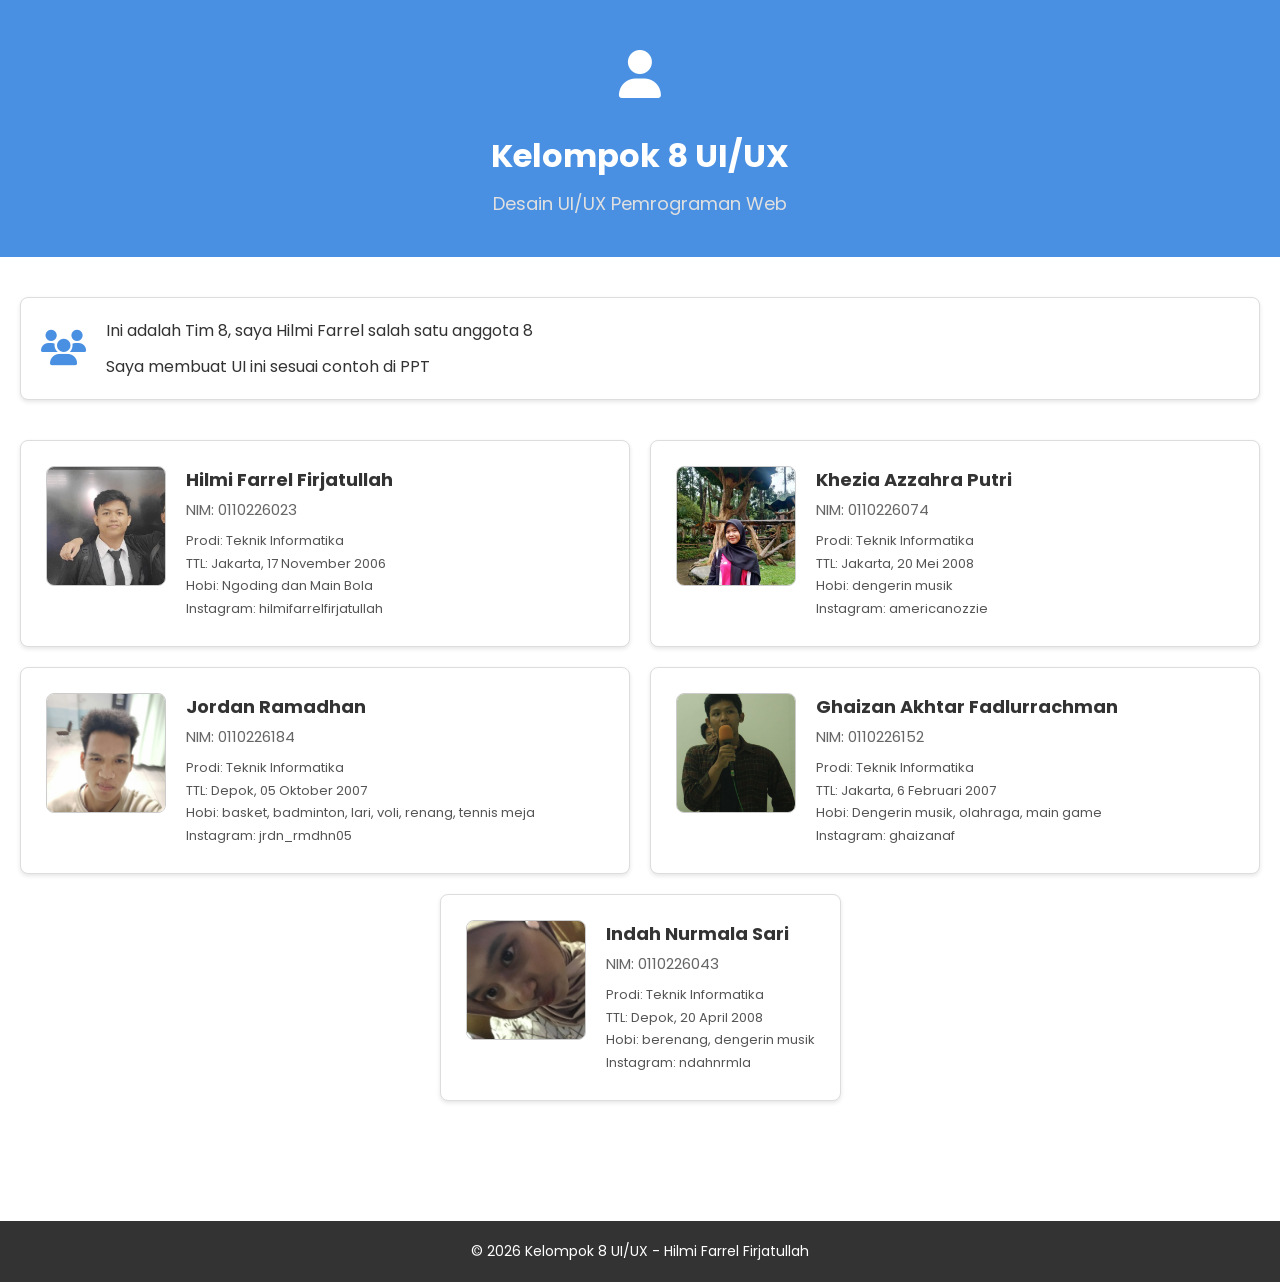
<file: index.html>
<!DOCTYPE html>
<html lang="en">
<head>
    <meta charset="UTF-8">
    <meta name="viewport" content="width=device-width, initial-scale=1.0">
    <title>Kelompok 8 UI/UX</title>
    <!-- taro link Font Awesome buat icon asli -->
    <link rel="stylesheet" href="https://cdnjs.cloudflare.com/ajax/libs/font-awesome/6.4.0/css/all.min.css">
    <!-- taro link Google Fonts Poppins biar fontnya cakep -->
    <link rel="preconnect" href="https://fonts.googleapis.com">
    <link rel="preconnect" href="https://fonts.gstatic.com" crossorigin>
    <link href="https://fonts.googleapis.com/css2?family=Poppins:wght@300;400;500;600;700&display=swap" rel="stylesheet">
     <link rel="stylesheet" href="style.css">
</head>
<body>
    <!-- ini header nya -->
    <div class="header">
        <!-- icon asli pake Font Awesome, palette buat UI/UX -->
        <div class="header-icon"><i class="fas fa-user"></i></div>
        <!-- judul utama di tengah -->
        <h1 class="header-title">Kelompok 8 UI/UX</h1>
        <!-- subjudul di bawah judul -->
        <p class="header-subtitle">Desain UI/UX Pemrograman Web</p>
    </div>

    <!-- konten utama di bawah header -->
    <div class="main-content">
        <!-- intro section buat team info -->
        <div class="intro">
            <!-- icon grup di kiri -->
            <div class="intro-icon"><i class="fas fa-users"></i></div>
            <!-- teks deskripsi di kanan -->
            <div class="intro-content">
                <p class="intro-text">Ini adalah Tim 8, saya Hilmi Farrel salah satu anggota 8</p>
                <p class="intro-text">Saya membuat UI ini sesuai contoh di PPT</p>
            </div>
        </div>

        <!-- grid kartu anggota 2 kolom -->
        <div class="members-grid">
            <!-- kartu anggota 1 - Hilmi -->
            <div class="member-card">
                <!-- foto asli dari folder img -->
                <div class="member-photo"><img src="img/image1.webp" alt="Foto Hilmi"></div>
                <!-- info anggota di kanan -->
                <div class="member-info">
                    <h3 class="member-name">Hilmi Farrel Firjatullah</h3>
                    <p class="member-role">NIM: 0110226023</p>
                    <!-- list biodata -->
                    <div class="biodata-list">
                        <p class="member-biodata">Prodi: Teknik Informatika</p>
                        <p class="member-biodata">TTL: Jakarta, 17 November 2006</p>
                        <p class="member-biodata">Hobi: Ngoding dan Main Bola</p>
                    </div>
                    <!-- instagram di bawah -->
                    <p class="member-biodata">Instagram: hilmifarrelfirjatullah</p>
                </div>
            </div>

            <!-- kartu anggota 2 - Khezia -->
            <div class="member-card">
                <!-- foto asli dari folder img -->
                <div class="member-photo"><img src="img/image3.webp" alt="Foto Khezia"></div>
                <!-- info anggota di kanan -->
                <div class="member-info">
                    <h3 class="member-name">Khezia Azzahra Putri</h3>
                    <p class="member-role">NIM: 0110226074</p>
                    <!-- list biodata -->
                    <div class="biodata-list">
                        <p class="member-biodata">Prodi: Teknik Informatika</p>
                        <p class="member-biodata">TTL: Jakarta, 20 Mei 2008</p>
                        <p class="member-biodata">Hobi: dengerin musik</p>
                    </div>
                    <!-- instagram di bawah -->
                    <p class="member-biodata">Instagram: americanozzie</p>
                </div>
            </div>

            <!-- kartu anggota 3 - Jordan -->
            <div class="member-card">
                <!-- foto asli dari folder img -->
                <div class="member-photo"><img src="img/image4.webp" alt="Foto Jordan"></div>
                <!-- info anggota di kanan -->
                <div class="member-info">
                    <h3 class="member-name">Jordan Ramadhan</h3>
                    <p class="member-role">NIM: 0110226184</p>
                    <!-- list biodata -->
                    <div class="biodata-list">
                        <p class="member-biodata">Prodi: Teknik Informatika</p>
                        <p class="member-biodata">TTL: Depok, 05 Oktober 2007</p>
                        <p class="member-biodata">Hobi: basket, badminton, lari, voli, renang, tennis meja</p>
                    </div>
                    <!-- instagram di bawah -->
                    <p class="member-biodata">Instagram: jrdn_rmdhn05</p>
                </div>
            </div>

            <!-- kartu anggota 4 - Ghaizan -->
            <div class="member-card">
                <!-- foto asli dari folder img -->
                <div class="member-photo"><img src="img/image5.webp" alt="Foto Ghaizan"></div>
                <!-- info anggota di kanan -->
                <div class="member-info">
                    <h3 class="member-name">Ghaizan Akhtar Fadlurrachman</h3>
                    <p class="member-role">NIM: 0110226152</p>
                    <!-- list biodata -->
                    <div class="biodata-list">
                        <p class="member-biodata">Prodi: Teknik Informatika</p>
                        <p class="member-biodata">TTL: Jakarta, 6 Februari 2007</p>
                        <p class="member-biodata">Hobi: Dengerin musik, olahraga, main game</p>
                    </div>
                    <!-- instagram di bawah -->
                    <p class="member-biodata">Instagram: ghaizanaf</p>
                </div>
            </div>

            <!-- kartu anggota 5 - Indah -->
            <div class="member-card">
                <!-- foto asli dari folder img -->
                <div class="member-photo"><img src="img/image2.webp" alt="Foto Indah"></div>
                <!-- info anggota di kanan -->
                <div class="member-info">
                    <h3 class="member-name">Indah Nurmala Sari</h3>
                    <p class="member-role">NIM: 0110226043</p>
                    <!-- list biodata -->
                    <div class="biodata-list">
                        <p class="member-biodata">Prodi: Teknik Informatika</p>
                        <p class="member-biodata">TTL: Depok, 20 April 2008</p>
                        <p class="member-biodata">Hobi: berenang, dengerin musik</p>
                    </div>
                    <!-- instagram di bawah -->
                    <p class="member-biodata">Instagram: ndahnrmla</p>
                </div>
            </div>
        </div>
    </div>

    <!-- footer di paling bawah -->
    <div class="footer">
        <p class="footer-text">© 2026 Kelompok 8 UI/UX - Hilmi Farrel Firjatullah</p>
    </div>
</body>
</html>
</file>
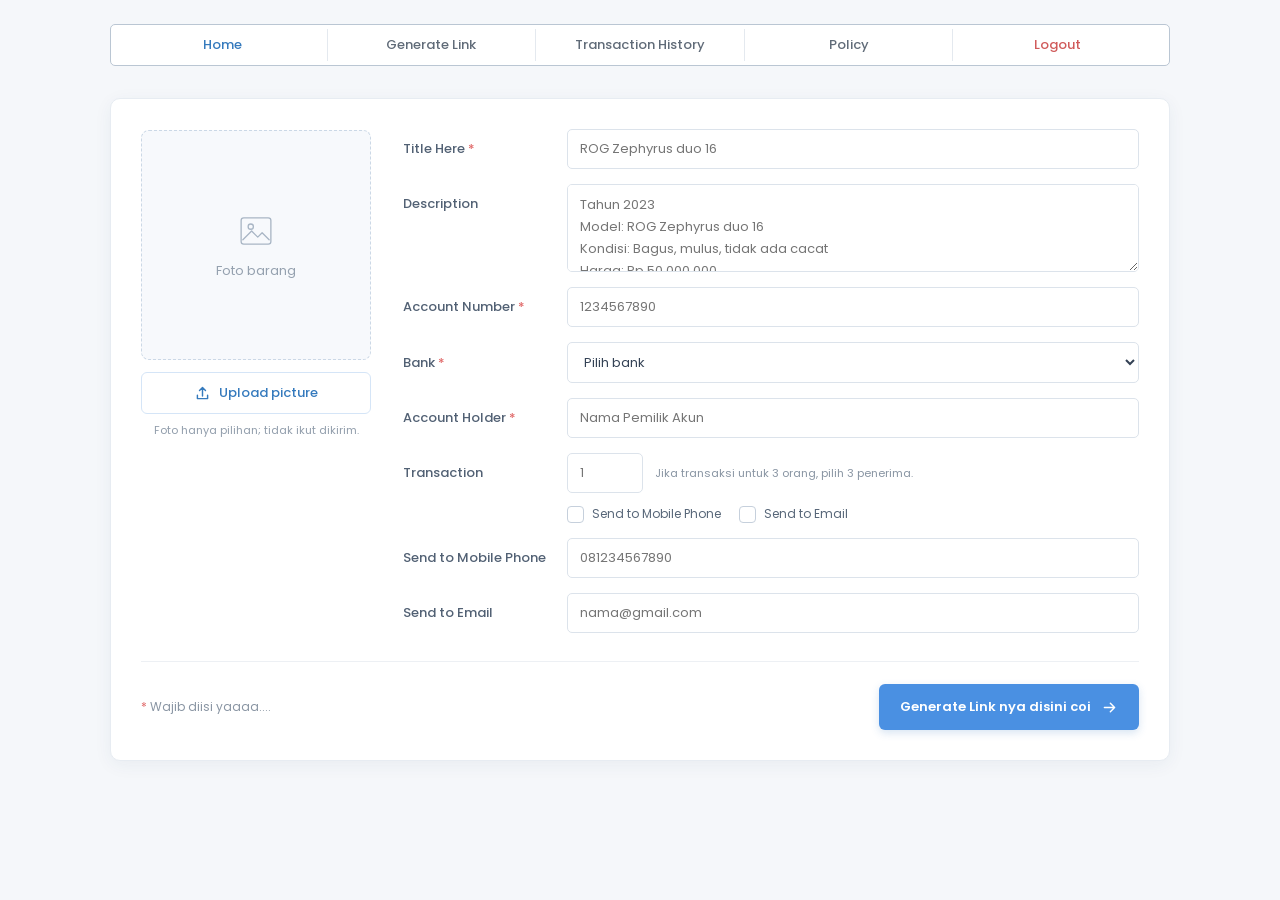
<file: Desain UI_UX P4 Pemesanan Barang - Hilmi Farrel Firjatullah - 0110226023/index.html>
<!doctype html>
<html lang="id">
  <head>
    <meta charset="UTF-8" />
    <meta name="viewport" content="width=device-width, initial-scale=1.0" />
    <meta name="theme-color" content="#4a90e2" />
    <title>Pemesanan Barang | Hilmi Farrel Firjatullah</title>
    <link rel="preconnect" href="https://fonts.googleapis.com" />
    <link rel="preconnect" href="https://fonts.gstatic.com" crossorigin />
    <link
      href="https://fonts.googleapis.com/css2?family=Poppins:wght@300;400;500;600;700&display=swap"
      rel="stylesheet"
    />
    <link rel="stylesheet" href="style.css" />
  </head>
  <body>
    <!-- menu navigasi halaman -->
    <div class="top-widget" id="top" aria-label="Menu halaman">
      <a class="nav-link active" href="#top">Home</a>
      <a class="nav-link" href="#generate-link">Generate Link</a>
      <a class="nav-link" href="#transaction-history">Transaction History</a>
      <a class="nav-link" href="#policy">Policy</a>
      <a class="nav-link logout-link" href="../index.html">Logout</a>
    </div>

    <main class="page-content">
      <!-- form barang, datanya dikirim ke halaman hasil menggunakan GET -->
      <form class="order-form" action="success.html" method="get">
        <!-- bagian foto dan informasi barang -->
        <section class="product-section" aria-label="Informasi barang">
          <div class="product-photo-column">
            <!-- area foto; gambar tidak dipratinjau tanpa JavaScript -->
            <div class="product-photo" id="photo-preview">
              <span class="photo-placeholder" aria-hidden="true">
                <svg viewBox="0 0 48 48" focusable="false">
                  <rect x="7" y="9" width="34" height="30" rx="3"></rect>
                  <circle cx="18" cy="19" r="3"></circle>
                  <path d="m9 34 10-10 7 7 5-5 8 8"></path>
                </svg>
                <span>Foto barang</span>
              </span>
            </div>
            <label class="upload-button" for="product-image">
              <svg viewBox="0 0 20 20" aria-hidden="true">
                <path d="M10 13V3m0 0L6.5 6.5M10 3l3.5 3.5M4 12v4h12v-4"></path>
              </svg>
              Upload picture
            </label>
            <!-- input foto hanya untuk memilih file dan tidak ikut dikirim dengan method GET -->
            <input
              class="visually-hidden"
              type="file"
              id="product-image"
              accept="image/png, image/jpeg"
            />
            <p class="upload-hint">Foto hanya pilihan; tidak ikut dikirim.</p>
          </div>

          <div class="form-fields">
            <!-- judul barang wajib diisi -->
            <div class="field-row">
              <label for="title"
                >Title Here <span class="required-mark">*</span></label
              >
              <input
                type="text"
                id="title"
                name="title"
                placeholder="ROG Zephyrus duo 16"
                pattern=".*\S.*"
                minlength="2"
                maxlength="100"
                title="Judul barang harus berisi minimal satu karakter selain spasi."
                required
              />
            </div>
            <!-- deskripsi opsional dengan batas maksimal 500 karakter -->
            <div class="field-row description-row">
              <label for="description">Description</label>
              <textarea
                id="description"
                name="description"
                rows="3"
                maxlength="500"
                placeholder="Tahun 2023
                Model: ROG Zephyrus duo 16
                Kondisi: Bagus, mulus, tidak ada cacat
                Harga: Rp 50.000.000"
              ></textarea>
            </div>
            <!-- informasi rekening untuk menerima pembayaran -->
            <div class="field-row">
              <label for="account-number"
                >Account Number <span class="required-mark">*</span></label
              >
              <input
                type="text"
                id="account-number"
                name="account-number"
                inputmode="numeric"
                pattern="[0-9]{8,16}"
                minlength="8"
                maxlength="16"
                title="Masukkan 8 sampai 16 digit angka tanpa spasi atau tanda hubung."
                placeholder="1234567890"
                required
              />
            </div>
            <div class="field-row">
              <label for="bank"
                >Bank <span class="required-mark">*</span></label
              >
              <select id="bank" name="bank" required>
                <option value="" disabled selected>Pilih bank</option>
                <option value="BCA">BCA</option>
                <option value="HSBC">HSBC</option>
                <option value="Mandiri">Mandiri</option>
                <option value="BNI">BNI</option>
                <option value="BRI">BRI</option>
              </select>
            </div>
            <div class="field-row">
              <label for="account-holder"
                >Account Holder <span class="required-mark">*</span></label
              >
              <input
                type="text"
                id="account-holder"
                name="account-holder"
                autocomplete="name"
                placeholder="Nama Pemilik Akun"
                pattern=".*\S.*"
                minlength="2"
                maxlength="60"
                title="Nama pemilik rekening harus berisi minimal satu karakter selain spasi."
                required
              />
            </div>
            <!-- jumlah transaksi dibatasi dari 1 sampai 3 -->
            <div class="field-row transaction-row">
              <label for="transaction-count">Transaction</label>
              <div class="transaction-control">
                <input
                  type="number"
                  id="transaction-count"
                  name="transaction-count"
                  min="1"
                  max="3"
                  step="1"
                  placeholder="1"
                  aria-describedby="transaction-help"
                />
                <span class="field-hint" id="transaction-help"
                  >Jika transaksi untuk 3 orang, pilih 3 penerima.</span
                >
              </div>
            </div>
            <!-- pilihan cara mengirim link dan data penerimanya -->
            <fieldset class="delivery-options">
              <legend class="visually-hidden">Cara mengirim link</legend>
              <label class="check-option">
                <input type="checkbox" id="send-mobile" name="send-mobile" />
                <span class="custom-check" aria-hidden="true"></span>
                Send to Mobile Phone
              </label>
              <label class="check-option">
                <input type="checkbox" id="send-email" name="send-email" />
                <span class="custom-check" aria-hidden="true"></span>
                Send to Email
              </label>
            </fieldset>
            <div class="field-row recipient-row" id="mobile-row">
              <label for="mobile-numbers">Send to Mobile Phone</label>
              <input
                type="tel"
                id="mobile-numbers"
                name="mobile-numbers"
                inputmode="tel"
                autocomplete="tel"
                placeholder="081234567890"
                pattern="(\+62|0)8[1-9][0-9]{6,10}"
                title="Masukkan nomor HP Indonesia yang diawali 08 atau +62, tanpa spasi atau tanda hubung."
              />
            </div>
            <div class="field-row recipient-row" id="email-row">
              <label for="email-addresses">Send to Email</label>
              <input
                type="email"
                id="email-addresses"
                name="email-addresses"
                autocomplete="email"
                placeholder="nama@gmail.com"
                multiple
                maxlength="254"
                title="Masukkan alamat email yang valid, misalnya nama@gmail.com. Pisahkan beberapa alamat dengan koma."
              />
            </div>
          </div>
        </section>

        <!-- tombol untuk mengirim form ke halaman hasil -->
        <div class="form-footer" id="generate-link">
          <p class="form-note">
            <span class="required-mark">*</span> Wajib diisi yaaaa....
          </p>
          <button class="primary-button" type="submit">
            Generate Link nya disini coi
            <span class="visually-hidden">Generate Link</span>
            <svg viewBox="0 0 20 20" aria-hidden="true">
              <path d="M4 10h12m-5-5 5 5-5 5"></path>
            </svg>
          </button>
        </div>
      </form>
    </main>
  </body>
</html>
</file>
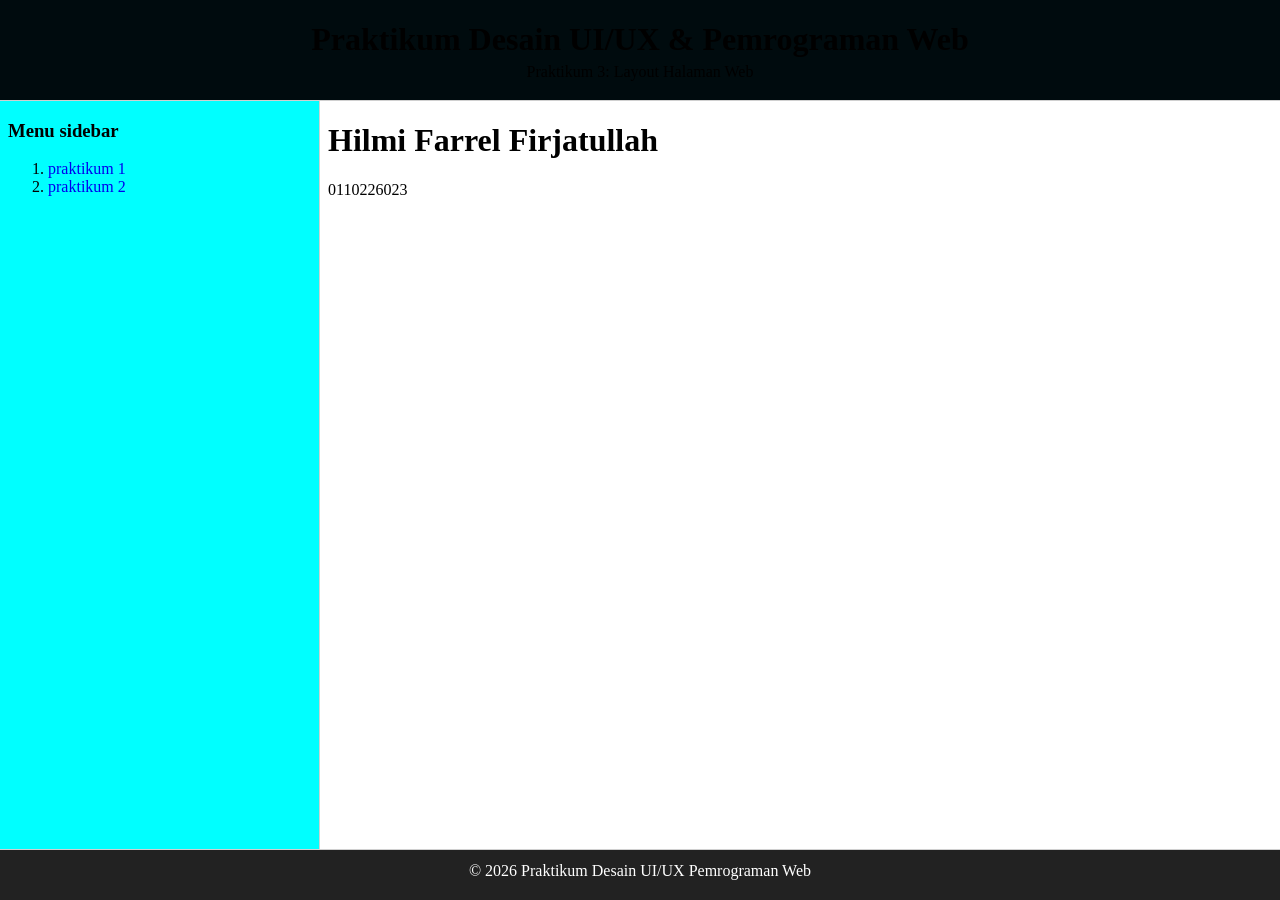
<file: latihanprak03-hilmi/frameset/index.html>
<!DOCTYPE html>
<html lang="en">
<head>
    <meta charset="UTF-8">
    <meta name="viewport" content="width=device-width, initial-scale=1.0">
    <title>Layout web menggunakan frameset</title>
</head>
<frameset rows="100, *, 50" frameborder="1" border="1" framespacing="0">
    <!-- header -->
    <frame src="header.html" name="headerFrame" scrolling="no"></frame>
    <!-- sidebar & main content -->
    <frameset cols="25%,75%">
        <frame src="sidebar.html" name="sidebarFrame"></frame>
        <frame src="main.html" name="mainFrame"></frame>
    </frameset>
    <!-- footer -->
     <frame src="footer.html" name="footerFrame"></frame>
</frameset>
</html>
</file>
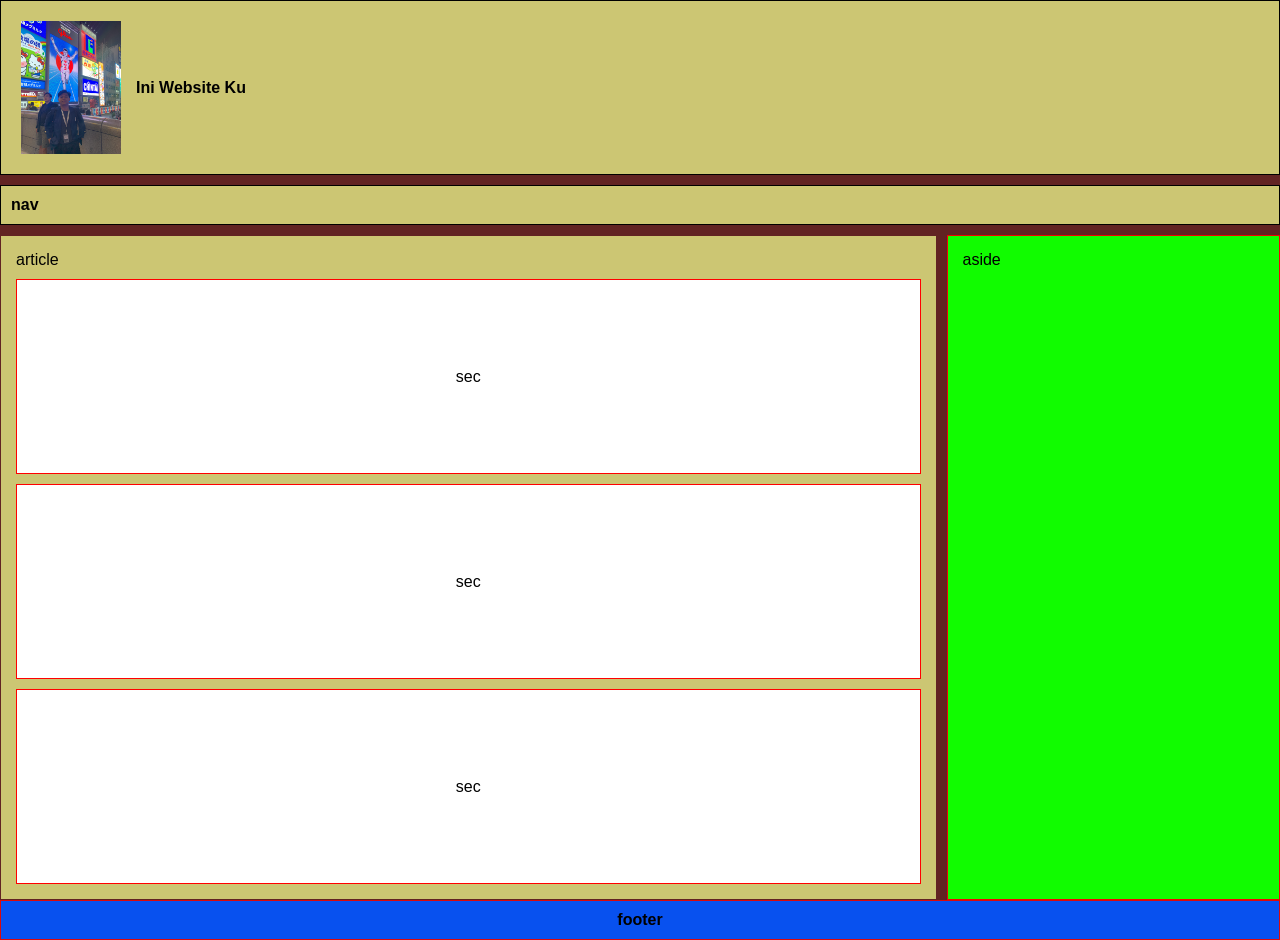
<file: latihanprak03-hilmi/layout/index.html>
<!DOCTYPE html>
<html lang="en">
<head>
    <meta charset="UTF-8">
    <meta name="viewport" content="width=device-width, initial-scale=1.0">
    <title>Document</title>
    <style>

        * {
            box-sizing: border-box;
            margin: 0;
            padding: 0;
            font-family: Arial, Helvetica, sans-serif;
        }

        html, body {
            width: 100%;
            height: 100%;
            background-color: #612323;
        }

        .wrapper {
            display: flex;
            flex-direction: column;
            width: 100%;
            height: 100%;
            gap: 10px;
        }

        header {
            background-color: #ccc673;
            padding: 20px; 
            display: flex;
            gap: 15px;
            align-items: center;
            font-weight: bold;
            border: 1px solid;
        }

        nav {
            background-color: #ccc673;
            padding: 10px;
            text-align: left;
            font-weight: bold;
            border: 1px solid;
        }

        .main-content {
            display: flex;
            gap: 10px;
            flex: 1;
        }

        article {
            flex: 3;
            background-color: #ccc673;
            padding: 15px;
            border: 1px solid #612323;
            display: flex;
            flex-direction: column;
            gap: 10px;
        }

        section {
            background-color: #fff;
            padding: 15px;
            border: 1px solid #ff0000;
            flex: 1;
            display: flex;
            align-items: center;
            justify-content: center;
        }

        aside {
            flex: 1;
            background-color: #11fc00;
            padding: 15px;
            border: 1px solid #f50000;
        }

        footer {
            background-color: #0851ef;
            padding: 10px;
            text-align: center;
            font-weight: bold;
            border: 1px solid #dd0909;
        }
    </style>
</head>
<body>
    <div class="wrapper" >
        <header>
            <img src="assets/img/hilmi.webp" alt="hilmi.webp" width="100px">
            <p>Ini Website Ku</p>
        </header>          

            <nav>
                nav
            </nav>

            <div class="main-content">
                <article>
                    article
                    <section>sec</section>
                    <section>sec</section>
                    <section>sec</section>
                </article>

                <aside>
                    aside
                </aside>
            </div>

    </div>
    <footer>
        footer
    </footer>
</body>
</html>
</file>
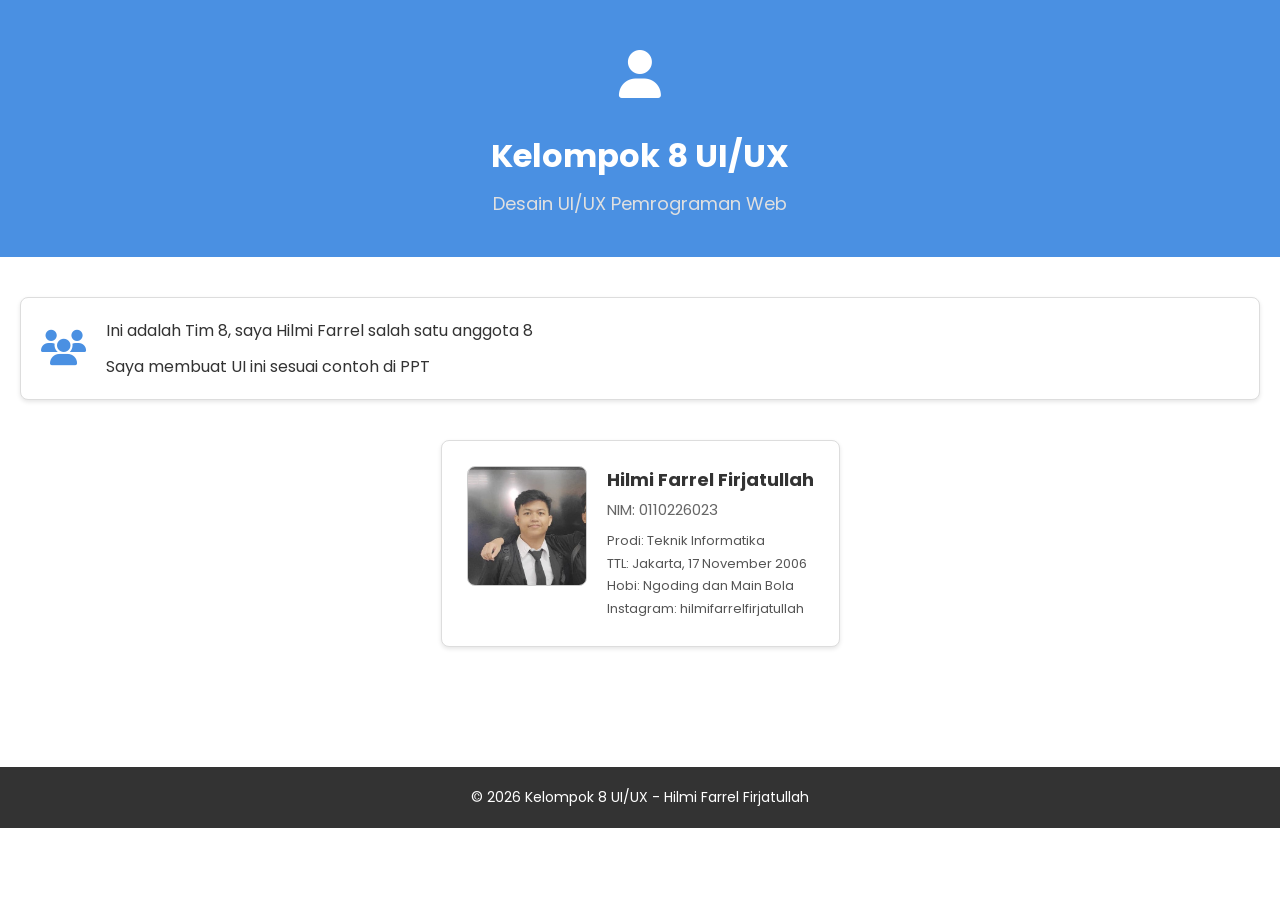
<file: index_pribadi.html>
<!DOCTYPE html>
<html lang="en">
<head>
    <meta charset="UTF-8">
    <meta name="viewport" content="width=device-width, initial-scale=1.0">
    <title>Kelompok 8 UI/UX</title>
    <!-- taro link Font Awesome buat icon asli -->
    <link rel="stylesheet" href="https://cdnjs.cloudflare.com/ajax/libs/font-awesome/6.4.0/css/all.min.css">
    <!-- taro link Google Fonts Poppins biar fontnya cakep -->
    <link rel="preconnect" href="https://fonts.googleapis.com">
    <link rel="preconnect" href="https://fonts.gstatic.com" crossorigin>
    <link href="https://fonts.googleapis.com/css2?family=Poppins:wght@300;400;500;600;700&display=swap" rel="stylesheet">
     <link rel="stylesheet" href="style.css">
</head>
<body>
    <!-- ini header nya minta -->
    <div class="header">
        <!-- icon asli pake Font Awesome, palette buat UI/UX -->
        <div class="header-icon"><i class="fas fa-user"></i></div>
        <!-- judul utama di tengah -->
        <h1 class="header-title">Kelompok 8 UI/UX</h1>
        <!-- subjudul di bawah judul -->
        <p class="header-subtitle">Desain UI/UX Pemrograman Web</p>
    </div>

    <!-- konten utama di bawah header -->
    <div class="main-content">
        <!-- intro section buat team info -->
        <div class="intro">
            <!-- icon grup di kiri -->
            <div class="intro-icon"><i class="fas fa-users"></i></div>
            <!-- teks deskripsi di kanan -->
            <div class="intro-content">
                <p class="intro-text">Ini adalah Tim 8, saya Hilmi Farrel salah satu anggota 8</p>
                <p class="intro-text">Saya membuat UI ini sesuai contoh di PPT</p>
            </div>
        </div>

        <!-- grid kartu anggota 2 kolom -->
        <div class="members-grid">
            <!-- kartu anggota 1 - Hilmi -->
            <div class="member-card">
                <!-- foto asli dari folder img -->
                <div class="member-photo"><img src="img/image1.webp" alt="Foto Hilmi"></div>
                <!-- info anggota di kanan -->
                <div class="member-info">
                    <h3 class="member-name">Hilmi Farrel Firjatullah</h3>
                    <p class="member-role">NIM: 0110226023</p>
                    <!-- list biodata -->
                    <div class="biodata-list">
                        <p class="member-biodata">Prodi: Teknik Informatika</p>
                        <p class="member-biodata">TTL: Jakarta, 17 November 2006</p>
                        <p class="member-biodata">Hobi: Ngoding dan Main Bola</p>
                    </div>
                    <!-- instagram di bawah -->
                    <p class="member-biodata">Instagram: hilmifarrelfirjatullah</p>
                </div>
            </div>
        </div>
    </div>

    <!-- footer di paling bawah -->
    <div class="footer">
        <p class="footer-text">© 2026 Kelompok 8 UI/UX - Hilmi Farrel Firjatullah</p>
    </div>
</body>
</html>
</file>
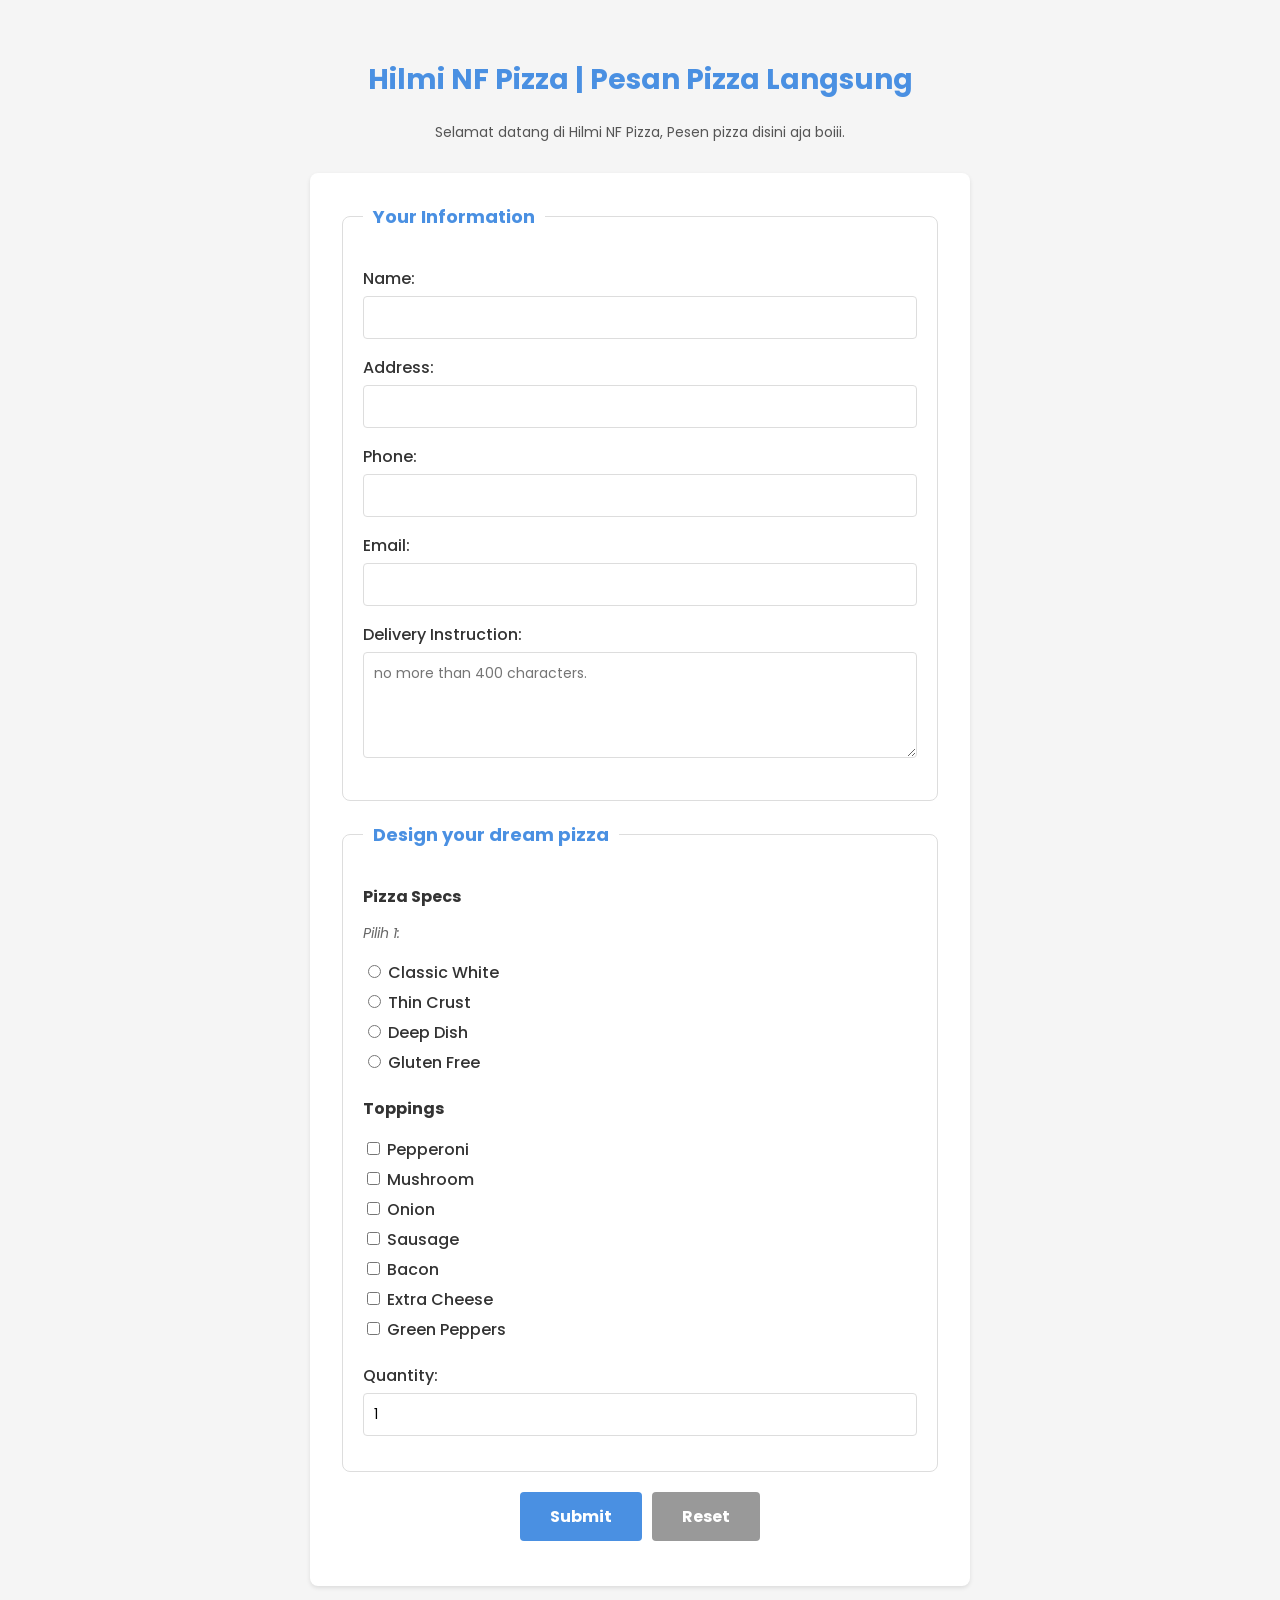
<file: Desain UI_UX P4 Form Pizza Hilmi Farrel Firjatullah - 0110226023/form.html>
<!DOCTYPE html>
<html lang="en">
<head>
    <meta charset="UTF-8">
    <meta name="viewport" content="width=device-width, initial-scale=1.0">
    <title>Hilmi NF Pizza | Pesan Pizza Langsung</title>
    <!-- taro link Google Fonts Poppins biar fontnya cakep -->
    <link rel="preconnect" href="https://fonts.googleapis.com">
    <link rel="preconnect" href="https://fonts.gstatic.com" crossorigin>
    <link href="https://fonts.googleapis.com/css2?family=Poppins:wght@300;400;500;600;700&display=swap" rel="stylesheet">
    <!-- taro link CSS form buat styling -->
    <link rel="stylesheet" href="form.css">
</head>
<body>
    <!-- header pizza brand -->
    <h1>Hilmi NF Pizza | Pesan Pizza Langsung</h1>
    <!-- intro text buat ngasih tau customer tentang toko -->
    <p class="intro-text">
        Selamat datang di Hilmi NF Pizza, Pesen pizza disini aja boiii.
    </p>

    <!-- form pesanan pizza, action ke sukses.html pake method get -->
    <form action="sukses.html" method="get">
        <!-- fieldset buat info customer -->
        <fieldset>
            <legend>Your Information</legend>

            <!-- input nama customer, required artinya wajib diisi -->
            <p>
                <label for="customername">Name:</label>
                <input type="text" id="customername" name="customername" required>
            </p>

            <!-- input alamat customer -->
            <p>
                <label for="address">Address:</label>
                <input type="text" id="address" name="address">
            </p>

            <!-- input nomor telepon, required artinya wajib diisi -->
            <p>
                <label for="telephone">Phone:</label>
                <input type="text" id="telephone" name="telephone" required>
            </p>

            <!-- input email customer -->
            <p>
                <label for="email">Email:</label>
                <input type="email" id="email" name="email">
            </p>

            <!-- textarea buat instruction delivery, required artinya wajib diisi -->
            <p>
                <label for="instruction">Delivery Instruction:</label><br>
                <textarea id="instruction" name="instruction" rows="4" cols="50" maxlength="400" placeholder="no more than 400 characters." required></textarea>
            </p>
        </fieldset>

        <!-- fieldset buat desain pizza -->
        <fieldset>
            <legend>Design your dream pizza</legend>

            <!-- judul section pizza specs -->
            <p class="section-title">Pizza Specs</p>
            <!-- subtitle kasih tau pilih 1 aja -->
            <p class="section-subtitle">Pilih 1:</p>

            <!-- radio button buat pilih crust, name sama biar bisa pilih 1 aja -->
            <p>
                <input type="radio" id="classic" name="crust" value="classic white" required>
                <label for="classic">Classic White</label><br>

                <input type="radio" id="thin" name="crust" value="thin crust" required>
                <label for="thin">Thin Crust</label><br>

                <input type="radio" id="deep" name="crust" value="deep dish" required>
                <label for="deep">Deep Dish</label><br>

                <input type="radio" id="gluten" name="crust" value="gluten free" required>
                <label for="gluten">Gluten Free</label><br>
            </p>

            <!-- judul section toppings -->
            <p class="section-title">Toppings</p>

            <!-- checkbox buat topping, name sama biar bisa pilih lebih dari 1 -->
            <p>
                <input type="checkbox" id="pepperoni" name="toppings1" value="pepperoni">
                <label for="pepperoni">Pepperoni</label><br>

                <input type="checkbox" id="mushroom" name="toppings2" value="mushroom">
                <label for="mushroom">Mushroom</label><br>

                <input type="checkbox" id="onion" name="toppings3" value="onion">
                <label for="onion">Onion</label><br>

                <input type="checkbox" id="sausage" name="toppings4" value="sausage">
                <label for="sausage">Sausage</label><br>

                <input type="checkbox" id="bacon" name="toppings5" value="bacon">
                <label for="bacon">Bacon</label><br>

                <input type="checkbox" id="extraCheese" name="toppings6" value="extra cheese">
                <label for="extraCheese">Extra Cheese</label><br>

                <input type="checkbox" id="greenPeppers" name="toppings" value="green peppers">
                <label for="greenPeppers">Green Peppers</label><br>
            </p>

            <!-- input quantity pizza, min 1 max 10 -->
            <p>
                <label for="pizzas">Quantity:</label>
                <input type="number" id="pizzas" name="pizzas" min="1" max="10" value="1">
            </p>
        </fieldset>

        <!-- tombol submit sama reset -->
        <p class="button-group">
            <button type="submit">Submit</button>
            <button type="reset">Reset</button>
        </p>
    </form>
</body>
</html>
</file>
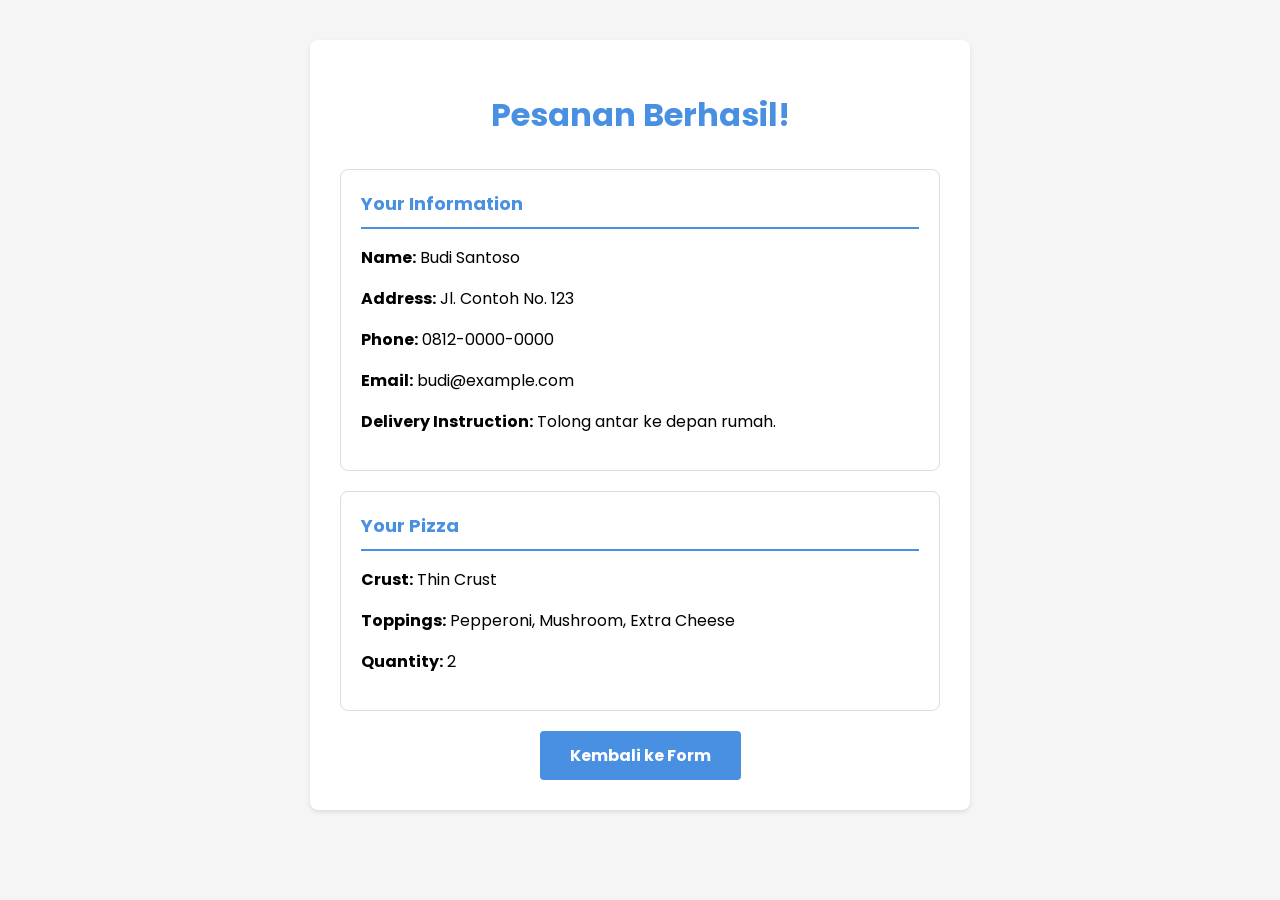
<file: Desain UI_UX P4 Form Pizza Hilmi Farrel Firjatullah - 0110226023/sukses.html>
<!DOCTYPE html>
<html lang="en">
<head>
    <meta charset="UTF-8">
    <meta name="viewport" content="width=device-width, initial-scale=1.0">
    <title>Pesanan Berhasil</title>
    <!-- taro link Google Fonts Poppins biar fontnya cakep -->
    <link rel="preconnect" href="https://fonts.googleapis.com">
    <link rel="preconnect" href="https://fonts.gstatic.com" crossorigin>
    <link href="https://fonts.googleapis.com/css2?family=Poppins:wght@300;400;500;600;700&display=swap" rel="stylesheet">
    <link rel="stylesheet" href="sukses.css">
</head>
<body>
    <!-- container utama -->
    <div class="container">
        <!-- header pesanan berhasil pake icon check -->
        <h1>Pesanan Berhasil!</h1>

        <!-- section info customer -->
        <div class="section">
            <h2>Your Information</h2>
            <p><strong>Name:</strong> Budi Santoso</p>
            <p><strong>Address:</strong> Jl. Contoh No. 123</p>
            <p><strong>Phone:</strong> 0812-0000-0000</p>
            <p><strong>Email:</strong> budi@example.com</p>
            <p><strong>Delivery Instruction:</strong> Tolong antar ke depan rumah.</p>
        </div>

        <!-- section info pizza -->
        <div class="section">
            <h2>Your Pizza</h2>
            <p><strong>Crust:</strong> Thin Crust</p>
            <p><strong>Toppings:</strong> Pepperoni, Mushroom, Extra Cheese</p>
            <p><strong>Quantity:</strong> 2</p>
        </div>

        <!-- container tombol kembali -->
        <div class="btn-container">
            <a href="form.html" class="back-btn">Kembali ke Form</a>
        </div>
    </div>

</body>
</html>
</file>
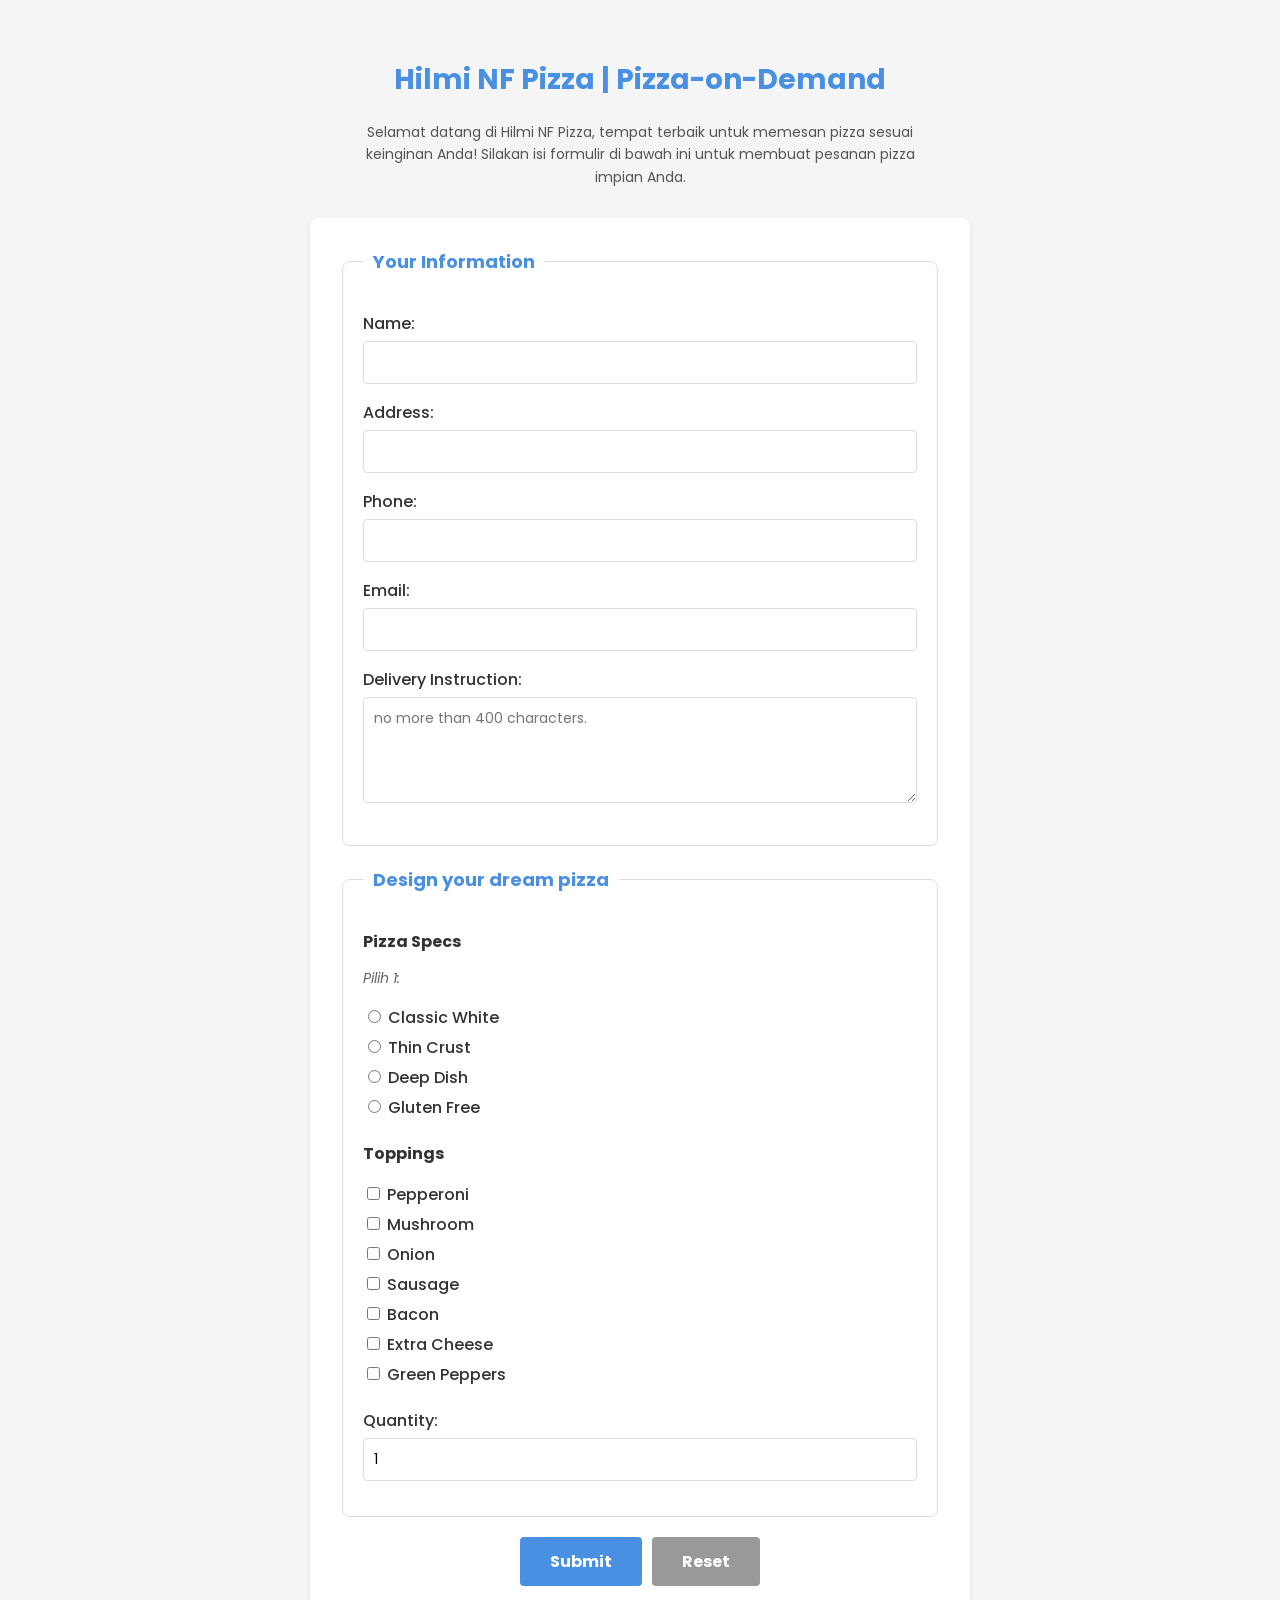
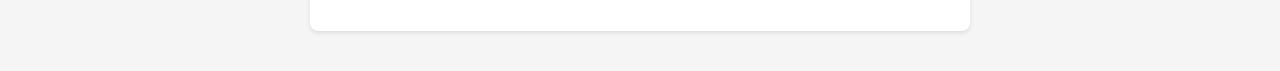
<file: Desain UI_UX P4 Hilmi Farrel Firjatullah - 0110226023/form.html>
<!DOCTYPE html>
<html lang="en">
<head>
    <meta charset="UTF-8">
    <meta name="viewport" content="width=device-width, initial-scale=1.0">
    <title>Hilmi NF Pizza | Pizza-on-Demand</title>
    <!-- taro link Google Fonts Poppins biar fontnya cakep -->
    <link rel="preconnect" href="https://fonts.googleapis.com">
    <link rel="preconnect" href="https://fonts.gstatic.com" crossorigin>
    <link href="https://fonts.googleapis.com/css2?family=Poppins:wght@300;400;500;600;700&display=swap" rel="stylesheet">
    <!-- taro link CSS form buat styling -->
    <link rel="stylesheet" href="form.css">
</head>
<body>
    <!-- header pizza brand -->
    <h1>Hilmi NF Pizza | Pizza-on-Demand</h1>
    <!-- intro text buat ngasih tau customer tentang toko -->
    <p class="intro-text">
        Selamat datang di Hilmi NF Pizza, tempat terbaik untuk memesan pizza sesuai keinginan Anda! Silakan isi formulir di bawah ini untuk membuat pesanan pizza impian Anda.
    </p>

    <!-- form pesanan pizza, action ke sukses.html pake method get -->
    <form action="sukses.html" method="get">
        <!-- fieldset buat info customer -->
        <fieldset>
            <legend>Your Information</legend>

            <!-- input nama customer, required artinya wajib diisi -->
            <p>
                <label for="customername">Name:</label>
                <input type="text" id="customername" name="customername" required>
            </p>

            <!-- input alamat customer -->
            <p>
                <label for="address">Address:</label>
                <input type="text" id="address" name="address">
            </p>

            <!-- input nomor telepon, required artinya wajib diisi -->
            <p>
                <label for="telephone">Phone:</label>
                <input type="text" id="telephone" name="telephone" required>
            </p>

            <!-- input email customer -->
            <p>
                <label for="email">Email:</label>
                <input type="email" id="email" name="email">
            </p>

            <!-- textarea buat instruction delivery, required artinya wajib diisi -->
            <p>
                <label for="instruction">Delivery Instruction:</label><br>
                <textarea id="instruction" name="instruction" rows="4" cols="50" maxlength="400" placeholder="no more than 400 characters." required></textarea>
            </p>
        </fieldset>

        <!-- fieldset buat desain pizza -->
        <fieldset>
            <legend>Design your dream pizza</legend>

            <!-- judul section pizza specs -->
            <p class="section-title">Pizza Specs</p>
            <!-- subtitle kasih tau pilih 1 aja -->
            <p class="section-subtitle">Pilih 1:</p>

            <!-- radio button buat pilih crust, name sama biar bisa pilih 1 aja -->
            <p>
                <input type="radio" id="classic" name="crust" value="classic white" required>
                <label for="classic">Classic White</label><br>

                <input type="radio" id="thin" name="crust" value="thin crust" required>
                <label for="thin">Thin Crust</label><br>

                <input type="radio" id="deep" name="crust" value="deep dish" required>
                <label for="deep">Deep Dish</label><br>

                <input type="radio" id="gluten" name="crust" value="gluten free" required>
                <label for="gluten">Gluten Free</label><br>
            </p>

            <!-- judul section toppings -->
            <p class="section-title">Toppings</p>

            <!-- checkbox buat topping, name sama biar bisa pilih lebih dari 1 -->
            <p>
                <input type="checkbox" id="pepperoni" name="toppings1" value="pepperoni">
                <label for="pepperoni">Pepperoni</label><br>

                <input type="checkbox" id="mushroom" name="toppings2" value="mushroom">
                <label for="mushroom">Mushroom</label><br>

                <input type="checkbox" id="onion" name="toppings3" value="onion">
                <label for="onion">Onion</label><br>

                <input type="checkbox" id="sausage" name="toppings4" value="sausage">
                <label for="sausage">Sausage</label><br>

                <input type="checkbox" id="bacon" name="toppings5" value="bacon">
                <label for="bacon">Bacon</label><br>

                <input type="checkbox" id="extraCheese" name="toppings6" value="extra cheese">
                <label for="extraCheese">Extra Cheese</label><br>

                <input type="checkbox" id="greenPeppers" name="toppings" value="green peppers">
                <label for="greenPeppers">Green Peppers</label><br>
            </p>

            <!-- input quantity pizza, min 1 max 10 -->
            <p>
                <label for="pizzas">Quantity:</label>
                <input type="number" id="pizzas" name="pizzas" min="1" max="10" value="1">
            </p>
        </fieldset>

        <!-- tombol submit sama reset -->
        <p class="button-group">
            <button type="submit">Submit</button>
            <button type="reset">Reset</button>
        </p>
    </form>
</body>
</html>
</file>
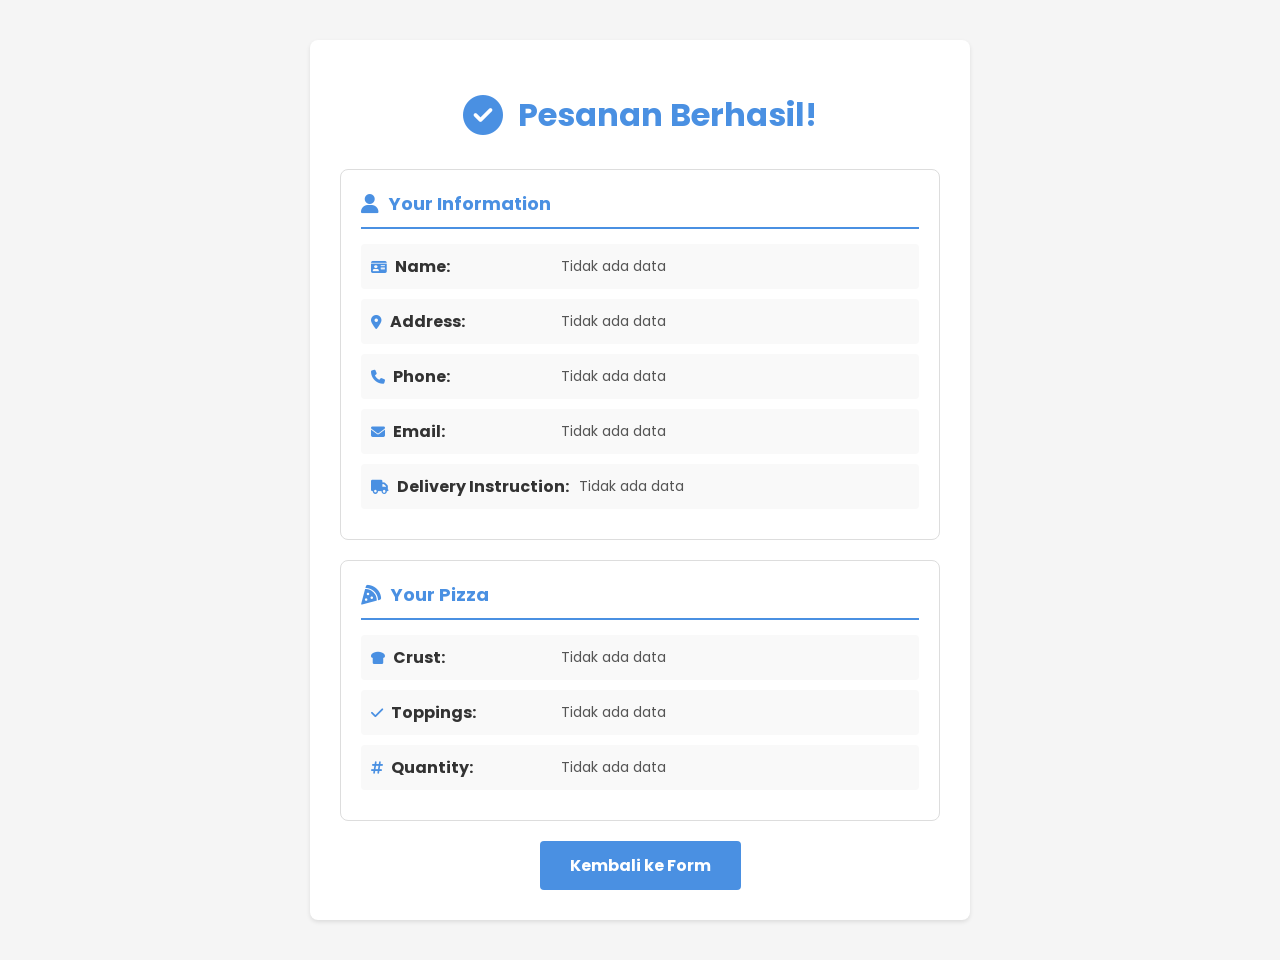
<file: Desain UI_UX P4 Hilmi Farrel Firjatullah - 0110226023/sukses.html>
<!DOCTYPE html>
<html lang="en">
<head>
    <meta charset="UTF-8">
    <meta name="viewport" content="width=device-width, initial-scale=1.0">
    <title>Pesanan Berhasil</title>
    <!-- taro link Font Awesome buat icon -->
    <link rel="stylesheet" href="https://cdnjs.cloudflare.com/ajax/libs/font-awesome/6.4.0/css/all.min.css">
    <!-- taro link Google Fonts Poppins biar fontnya cakep -->
    <link rel="preconnect" href="https://fonts.googleapis.com">
    <link rel="preconnect" href="https://fonts.gstatic.com" crossorigin>
    <link href="https://fonts.googleapis.com/css2?family=Poppins:wght@300;400;500;600;700&display=swap" rel="stylesheet">
    <style>
        /* style buat halaman sukses */
        body {
            font-family: 'Poppins', sans-serif; /* font Poppins biar cakep */
            background-color: #f5f5f5; /* background abu muda */
            padding: 40px 20px; /* jarak dari pinggir */
            margin: 0; /* hapus margin bawaan */
        }

        /* container utama buat konten */
        .container {
            max-width: 600px; /* lebar maksimal */
            margin: 0 auto; /* biar ke tengah */
            background: white; /* background putih */
            padding: 30px; /* space dalam container */
            border-radius: 8px; /* sudut melengkung */
            box-shadow: 0 2px 4px rgba(0,0,0,0.1); /* bayangan halus */
        }

        /* header pesanan berhasil */
        h1 {
            color: #4a90e2; /* warna biru */
            text-align: center; /* biar ke tengah */
            margin-bottom: 30px; /* jarak ke bawah */
            display: flex; /* biar icon sama teks sejajar */
            align-items: center; /* vertikal ke tengah */
            justify-content: center; /* horizontal ke tengah */
            gap: 15px; /* jarak antar icon sama teks */
        }

        /* icon di header */
        h1 i {
            font-size: 40px; /* ukuran icon gede */
        }

        /* section buat grouping info */
        .section {
            border: 1px solid #ddd; /* border tipis */
            border-radius: 8px; /* sudut melengkung */
            padding: 20px; /* space dalam section */
            margin-bottom: 20px; /* jarak antar section */
        }

        /* judul section */
        .section h2 {
            color: #4a90e2; /* warna biru */
            font-size: 18px; /* ukuran gede dikit */
            margin-top: 0; /* hapus margin atas */
            margin-bottom: 15px; /* jarak ke bawah */
            padding-bottom: 10px; /* jarak ke border */
            border-bottom: 2px solid #4a90e2; /* border bawah */
            display: flex; /* biar icon sama teks sejajar */
            align-items: center; /* vertikal ke tengah */
            gap: 10px; /* jarak antar icon sama teks */
        }

        /* icon di judul section */
        .section h2 i {
            font-size: 20px; /* ukuran icon */
        }

        /* item info individual */
        .info-item {
            margin-bottom: 10px; /* jarak antar item */
            padding: 10px; /* space dalam item */
            background: #f9f9f9; /* background abu muda */
            border-radius: 4px; /* sudut agak melengkung */
            display: flex; /* biar label sama value sejajar */
            align-items: center; /* vertikal ke tengah */
            gap: 10px; /* jarak antar elemen */
        }

        /* label info */
        .info-label {
            font-weight: bold; /* tebal */
            color: #333; /* warna gelap */
            display: flex; /* biar icon sama teks sejajar */
            align-items: center; /* vertikal ke tengah */
            gap: 8px; /* jarak antar icon sama teks */
            min-width: 180px; /* lebar minimum label */
        }

        /* icon di label */
        .info-label i {
            color: #4a90e2; /* warna biru */
            font-size: 14px; /* ukuran icon kecil */
        }

        /* value info */
        .info-value {
            color: #555; /* warna agak abu */
            font-size: 14px; /* ukuran standar */
        }

        /* tombol kembali */
        .back-btn {
            display: inline-block; /* biar inline */
            background-color: #4a90e2; /* warna biru */
            color: white; /* tulisan putih */
            text-decoration: none; /* hapus underline */
            padding: 12px 30px; /* space dalam tombol */
            font-size: 16px; /* ukuran standar */
            font-weight: bold; /* tebal */
            border-radius: 4px; /* sudut agak melengkung */
            transition: background-color 0.3s; /* transisi halus */
            font-family: 'Poppins', sans-serif; /* font konsisten */
            text-align: center; /* biar ke tengah */
        }

        /* tombol kembali pas di-hover */
        .back-btn:hover {
            background-color: #357abd; /* warna biru lebih gelap */
        }

        /* tombol kembali pas di-klik */
        .back-btn:active {
            background-color: #2a5a8f; /* warna biru paling gelap */
        }

        /* container tombol */
        .btn-container {
            text-align: center; /* biar ke tengah */
            margin-top: 20px; /* jarak ke atas */
        }
    </style>
</head>
<body>
    <!-- container utama -->
    <div class="container">
        <!-- header pesanan berhasil pake icon check -->
        <h1><i class="fas fa-check-circle"></i> Pesanan Berhasil!</h1>

        <!-- section info customer -->
        <div class="section">
            <!-- judul section pake icon user -->
            <h2><i class="fas fa-user"></i> Your Information</h2>
            <!-- item name -->
            <div class="info-item">
                <span class="info-label"><i class="fas fa-id-card"></i> Name:</span>
                <span class="info-value" id="display-customername">-</span>
            </div>
            <!-- item address -->
            <div class="info-item">
                <span class="info-label"><i class="fas fa-map-marker-alt"></i> Address:</span>
                <span class="info-value" id="display-address">-</span>
            </div>
            <!-- item phone -->
            <div class="info-item">
                <span class="info-label"><i class="fas fa-phone"></i> Phone:</span>
                <span class="info-value" id="display-telephone">-</span>
            </div>
            <!-- item email -->
            <div class="info-item">
                <span class="info-label"><i class="fas fa-envelope"></i> Email:</span>
                <span class="info-value" id="display-email">-</span>
            </div>
            <!-- item delivery instruction -->
            <div class="info-item">
                <span class="info-label"><i class="fas fa-truck"></i> Delivery Instruction:</span>
                <span class="info-value" id="display-instruction">-</span>
            </div>
        </div>

        <!-- section info pizza -->
        <div class="section">
            <!-- judul section pake icon pizza -->
            <h2><i class="fas fa-pizza-slice"></i> Your Pizza</h2>
            <!-- item crust -->
            <div class="info-item">
                <span class="info-label"><i class="fas fa-bread-slice"></i> Crust:</span>
                <span class="info-value" id="display-crust">-</span>
            </div>
            <!-- item toppings -->
            <div class="info-item">
                <span class="info-label"><i class="fas fa-check"></i> Toppings:</span>
                <span class="info-value" id="display-toppings">-</span>
            </div>
            <!-- item quantity -->
            <div class="info-item">
                <span class="info-label"><i class="fas fa-hashtag"></i> Quantity:</span>
                <span class="info-value" id="display-pizzas">-</span>
            </div>
        </div>

        <!-- container tombol kembali -->
        <div class="btn-container">
            <a href="form.html" class="back-btn">Kembali ke Form</a>
        </div>
    </div>

    <script>
        // function buat ambil parameter dari URL
        function getQueryParam(param) {
            const urlParams = new URLSearchParams(window.location.search);
            return urlParams.get(param);
        }

        // function buat ambil semua checkbox values (karena bisa pilih banyak topping)
        function getQueryParamArray(param) {
            const urlParams = new URLSearchParams(window.location.search);
            return urlParams.getAll(param);
        }

        // ambil data dari URL
        const customername = getQueryParam('customername') || 'Tidak ada data';
        const address = getQueryParam('address') || 'Tidak ada data';
        const telephone = getQueryParam('telephone') || 'Tidak ada data';
        const email = getQueryParam('email') || 'Tidak ada data';
        const instruction = getQueryParam('instruction') || 'Tidak ada data';
        const crust = getQueryParam('crust') || 'Tidak ada data';
        const toppings = getQueryParamArray('toppings');
        const pizzas = getQueryParam('pizzas') || 'Tidak ada data';

        // tampilkan data di halaman
        document.getElementById('display-customername').textContent = customername;
        document.getElementById('display-address').textContent = address;
        document.getElementById('display-telephone').textContent = telephone;
        document.getElementById('display-email').textContent = email;
        document.getElementById('display-instruction').textContent = instruction;
        document.getElementById('display-crust').textContent = crust;
        // kalo ada topping, gabungin pake koma, kalo ga ada tulis "Tidak ada data"
        document.getElementById('display-toppings').textContent = toppings.length > 0 ? toppings.join(', ') : 'Tidak ada data';
        document.getElementById('display-pizzas').textContent = pizzas;
    </script>
</body>
</html>
</file>
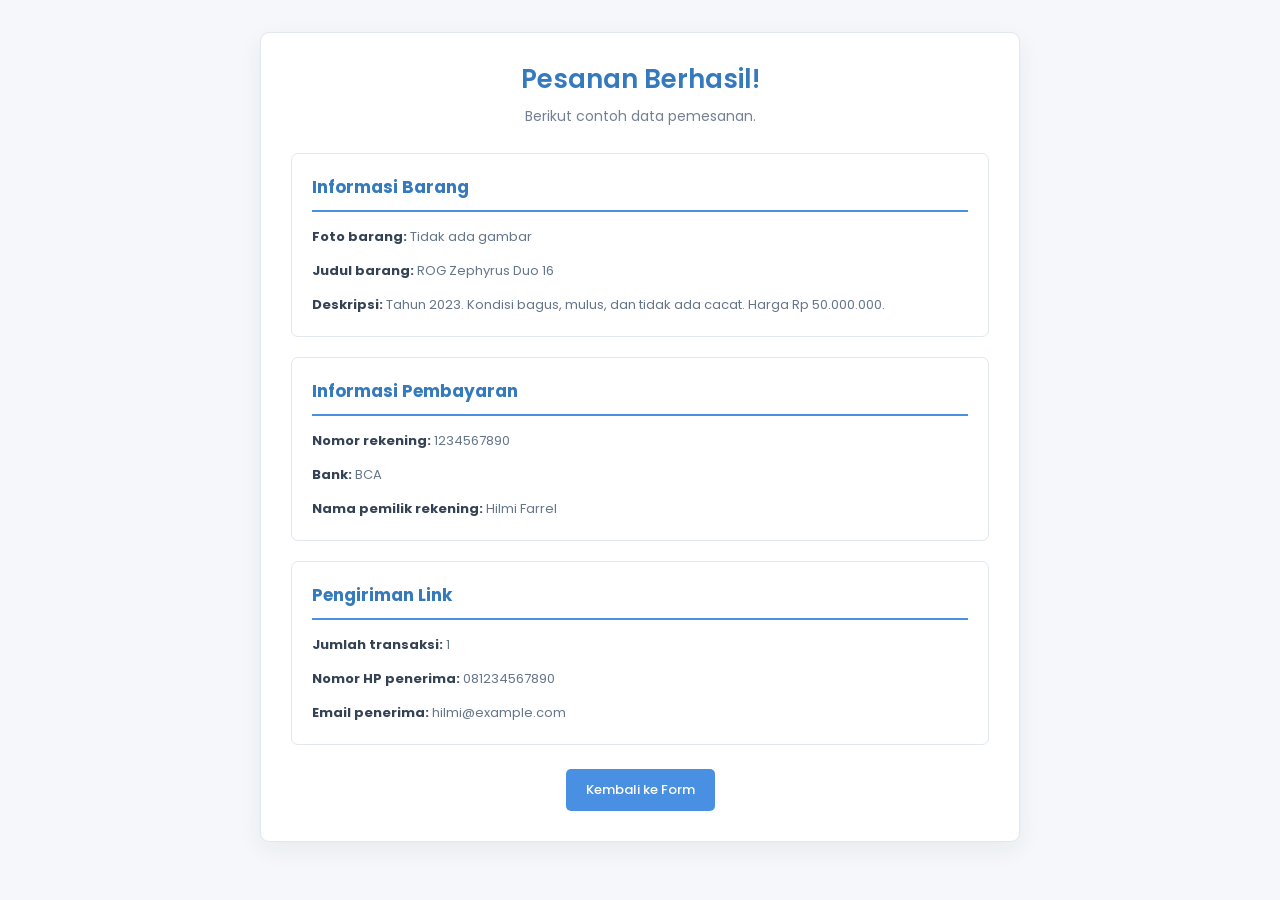
<file: Desain UI_UX P4 Pemesanan Barang - Hilmi Farrel Firjatullah - 0110226023/success.html>
<!DOCTYPE html>
<html lang="id">
  <head>
    <meta charset="UTF-8" />
    <meta name="viewport" content="width=device-width, initial-scale=1.0" />
    <meta name="theme-color" content="#4a90e2" />
    <title>Hasil Pemesanan | Hilmi Farrel Firjatullah</title>
    <link rel="preconnect" href="https://fonts.googleapis.com" />
    <link rel="preconnect" href="https://fonts.gstatic.com" crossorigin />
    <link
      href="https://fonts.googleapis.com/css2?family=Poppins:wght@300;400;500;600;700&display=swap"
      rel="stylesheet"
    />
    <link rel="stylesheet" href="style.css" />
    <link rel="stylesheet" href="success.css" />
  </head>
  <body>
    <main class="page-content">
      <section class="result-card" aria-labelledby="result-heading">
        <h1 class="result-heading" id="result-heading">Pesanan Berhasil!</h1>
        <p class="result-intro">
          Berikut contoh data pemesanan.
        </p>

        <section class="result-section" aria-labelledby="product-heading">
          <h2 id="product-heading">Informasi Barang</h2>
          <p><strong>Foto barang:</strong> Tidak ada gambar</p>
          <p><strong>Judul barang:</strong> ROG Zephyrus Duo 16</p>
          <p>
            <strong>Deskripsi:</strong> Tahun 2023. Kondisi bagus, mulus, dan
            tidak ada cacat. Harga Rp 50.000.000.
          </p>
        </section>

        <section class="result-section" aria-labelledby="payment-heading">
          <h2 id="payment-heading">Informasi Pembayaran</h2>
          <p><strong>Nomor rekening:</strong> 1234567890</p>
          <p><strong>Bank:</strong> BCA</p>
          <p><strong>Nama pemilik rekening:</strong> Hilmi Farrel</p>
        </section>

        <section class="result-section" aria-labelledby="delivery-heading">
          <h2 id="delivery-heading">Pengiriman Link</h2>
          <p><strong>Jumlah transaksi:</strong> 1</p>
          <p><strong>Nomor HP penerima:</strong> 081234567890</p>
          <p><strong>Email penerima:</strong> hilmi@example.com</p>
        </section>

        <a class="back-link" href="index.html">Kembali ke Form</a>
      </section>
    </main>
  </body>
</html>
</file>
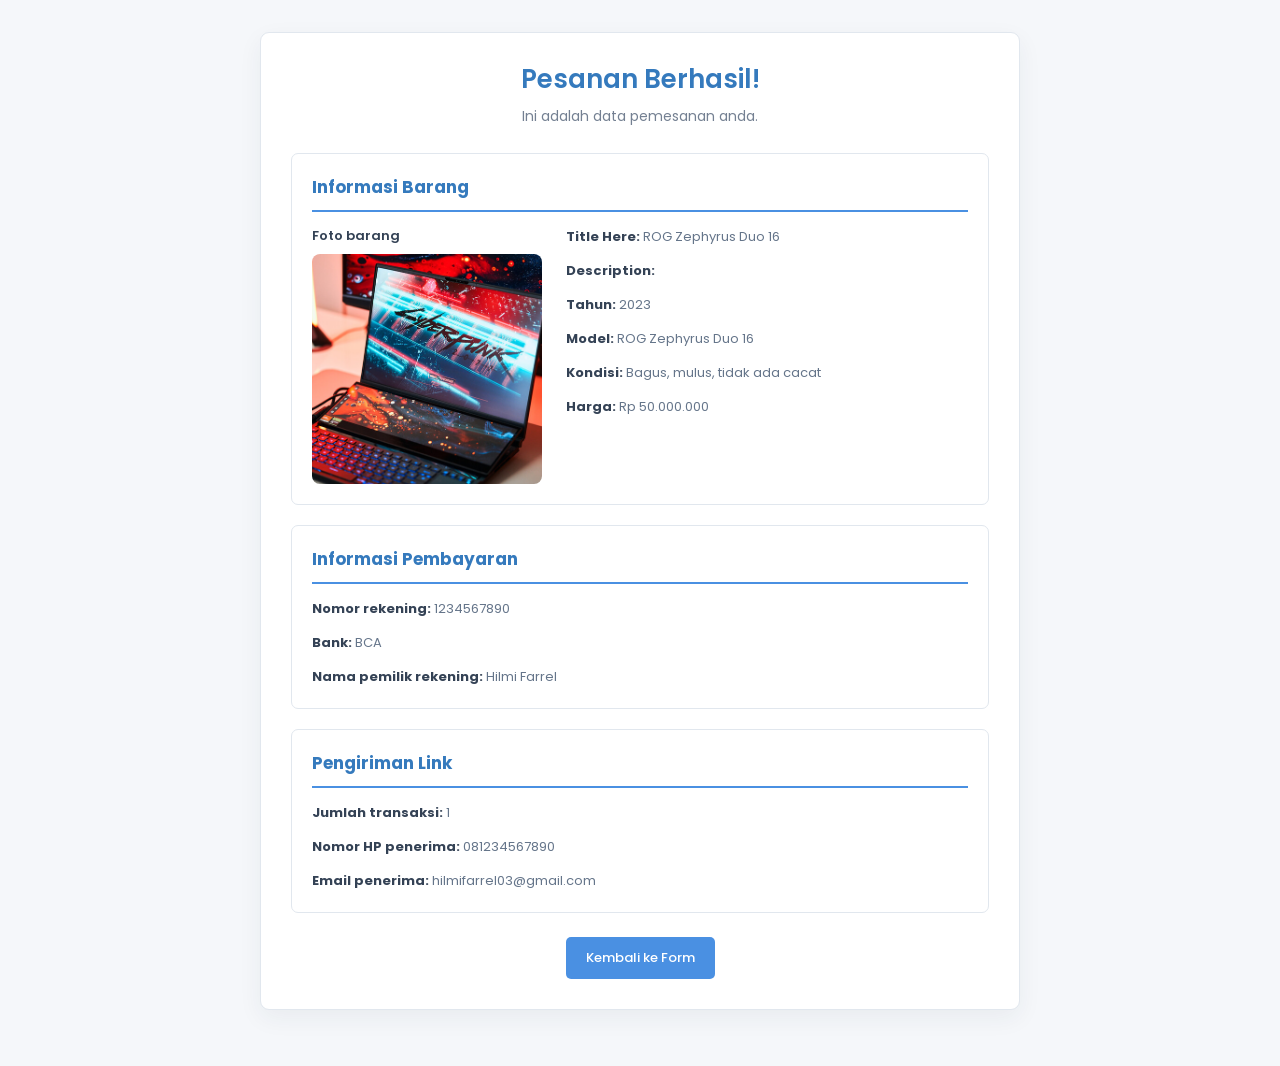
<file: praktikummandiri02/success.html>
<!DOCTYPE html>
<html lang="id">
  <head>
    <meta charset="UTF-8" />
    <meta name="viewport" content="width=device-width, initial-scale=1.0" />
    <meta name="theme-color" content="#4a90e2" />
    <title>Hasil Pemesanan | Hilmi Farrel Firjatullah</title>
    <link rel="preconnect" href="https://fonts.googleapis.com" />
    <link rel="preconnect" href="https://fonts.gstatic.com" crossorigin />
    <link
      href="https://fonts.googleapis.com/css2?family=Poppins:wght@300;400;500;600;700&display=swap"
      rel="stylesheet"
    />
    <link rel="stylesheet" href="style.css" />
    <link rel="stylesheet" href="success.css" />
  </head>
  <body>
    <main class="page-content">
      <section class="result-card" aria-labelledby="result-heading">
        <h1 class="result-heading" id="result-heading">Pesanan Berhasil!</h1>
        <p class="result-intro">
          Ini adalah data pemesanan anda.
        </p>

        <section class="result-section" aria-labelledby="product-heading">
          <h2 id="product-heading">Informasi Barang</h2>
          <div class="product-result-layout">
            <figure class="product-result-photo">
              <figcaption>Foto barang</figcaption>
              <img
                class="product-result-image"
                src="../img/laptop.webp"
                alt="Laptop ROG Zephyrus Duo 16"
              />
            </figure>
            <div class="product-result-details">
              <p><strong>Title Here:</strong> ROG Zephyrus Duo 16</p>
              <p><strong>Description:</strong></p>
              <p><strong>Tahun:</strong> 2023</p>
              <p><strong>Model:</strong> ROG Zephyrus Duo 16</p>
              <p><strong>Kondisi:</strong> Bagus, mulus, tidak ada cacat</p>
              <p><strong>Harga:</strong> Rp 50.000.000</p>
            </div>
          </div>
        </section>

        <section class="result-section" aria-labelledby="payment-heading">
          <h2 id="payment-heading">Informasi Pembayaran</h2>
          <p><strong>Nomor rekening:</strong> 1234567890</p>
          <p><strong>Bank:</strong> BCA</p>
          <p><strong>Nama pemilik rekening:</strong> Hilmi Farrel</p>
        </section>

        <section class="result-section" aria-labelledby="delivery-heading">
          <h2 id="delivery-heading">Pengiriman Link</h2>
          <p><strong>Jumlah transaksi:</strong> 1</p>
          <p><strong>Nomor HP penerima:</strong> 081234567890</p>
          <p><strong>Email penerima:</strong> hilmifarrel03@gmail.com</p>
        </section>

        <a class="back-link" href="index.html">Kembali ke Form</a>
      </section>
    </main>
  </body>
</html>
</file>
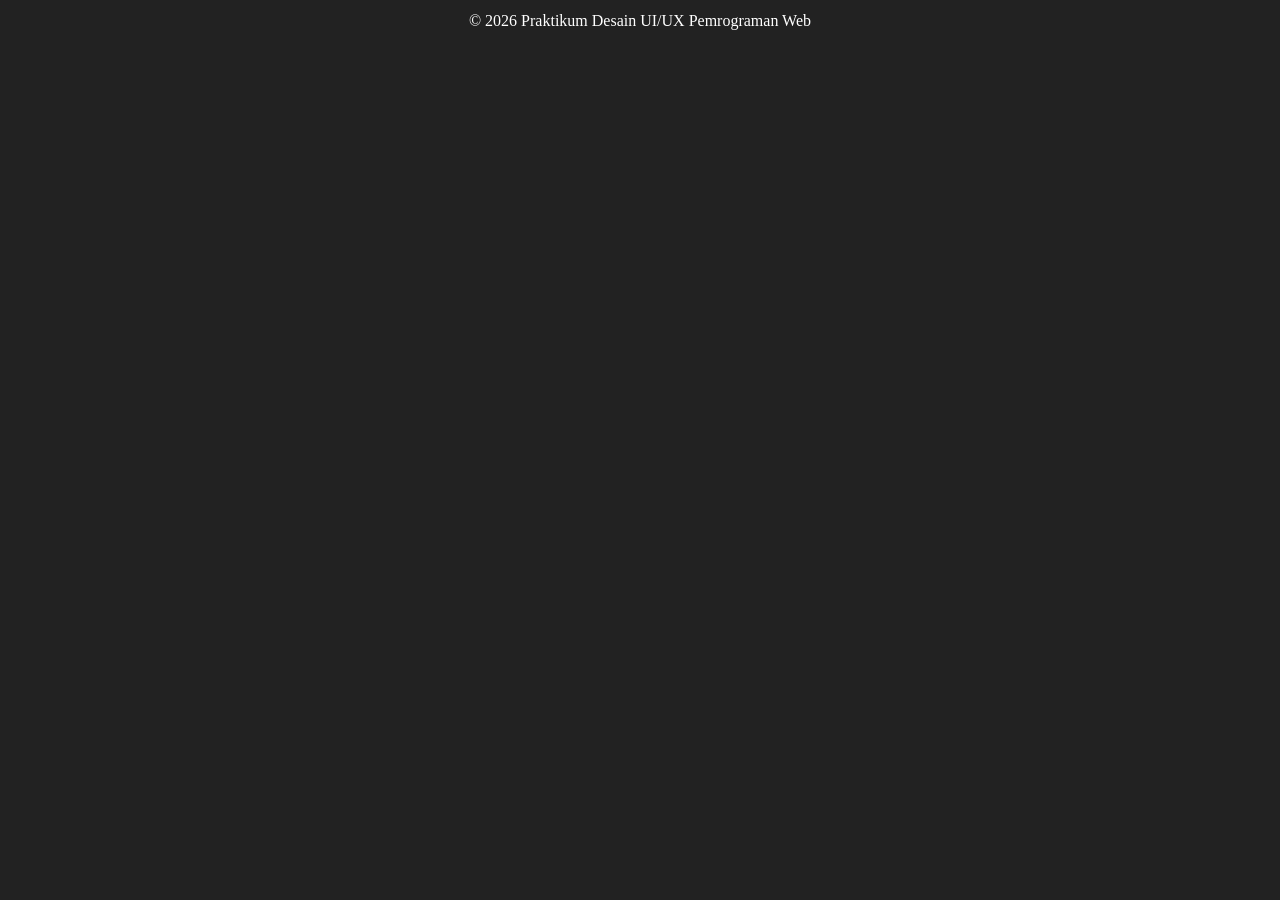
<file: latihanprak03-hilmi/frameset/footer.html>
<!DOCTYPE html>
<html lang="id">
<head>
    <meta charset="UTF-8">
    <title>Footer</title>
</head>
<body bgcolor="#222222" text="#ffffff">
    <p align="center" style="margin: 12px 0;">&copy; 2026 Praktikum Desain UI/UX Pemrograman Web</p>
</body>
</html>
</file>
<file: style.css>
/* biar ga bisa geser kanan kiri */
        body {
            margin: 0; /* hapus margin bawaan */
            padding: 0; /* hapus padding bawaan */
            overflow-x: hidden; /* biar ga bisa scroll horizontal */
            box-sizing: border-box; /* biar padding nggak nambah lebar */
            font-family: 'Poppins', sans-serif; /* font Poppins biar cakep */
        }

        /* biar semua elemen pake box-sizing border-box */
        * {
            box-sizing: border-box; /* biar sizing konsisten */
        }

        /* biar headernya ganteng pake warna biru dong */
        .header {
            background-color: #4a90e2; /* warna biru keren */
            padding: 40px 20px; /* biar ada space di sekeliling */
            text-align: center; /* biar tulisannya tengah-tengah */
            display: flex; /* biar icon sama tulisannya sejajar */
            flex-direction: column; /* biar vertikal dari atas ke bawah */
            align-items: center; /* biar semua isinya ke tengah */
            gap: 10px; /* biar ada jarak antar elemen */
        }

        /* biar iconnya gede tapi ga kelewat banget */
        .header-icon {
            font-size: 48px; /* ukuran icon gede */
            margin-bottom: 10px; /* jarak dari icon ke judul */
            color: white; /* iconnya putih biar match sama background */
        }

        /* judul utama yang gede */
        .header-title {
            color: white; /* tulisan putih biar kontras */
            font-size: 32px; /* ukuran judul gede */
            margin: 0; /* biar ga ada margin bawaan browser */
            font-weight: bold; /* biar tebal */
        }

        /* subjudul yang lebih kecil */
        .header-subtitle {
            color: #e0e0e0; /* warna putih agak abu */
            font-size: 18px; /* ukuran lebih kecil dari judul */
            margin: 0; /* biar ga ada margin bawaan */
        }

        /* biar konten utama ada jarak dari header */
        .main-content {
            width: 100%; /* lebar full sampai ujung layar */
            margin: 0; /* biar ke kiri */
            padding: 40px 20px; /* jarak dari pinggir */
        }

        /* intro buat team info */
        .intro {
            background: white; /* background putih */
            border: 1px solid #ddd; /* border tipis */
            border-radius: 8px; /* sudut agak melengkung */
            padding: 20px; /* space dalam kartu */
            margin-bottom: 40px; /* jarak ke bawah */
            box-shadow: 0 2px 4px rgba(0,0,0,0.1); /* bayangan halus */
            display: flex; /* biar icon sama teks sejajar */
            gap: 20px; /* jarak antar icon sama teks */
            align-items: center; /* biar icon vertikal di tengah */
        }

        .intro-icon {
            font-size: 36px; /* icon ukuran sedang */
            color: #4a90e2; /* warna biru sama kayak header */
            flex-shrink: 0; /* biar icon ga nge-shrink */
        }

        .intro-content {
            flex: 1; /* biar teks ngisi sisa space */
        }

        .intro-text {
            color: #333; /* warna tulisan gelap */
            font-size: 16px; /* ukuran standar */
            line-height: 1.6; /* biar nyaman dibaca */
            margin: 0 0 10px 0; /* jarak antar paragraf */
        }

        .intro-text:last-child {
            margin: 0; /* hapus margin di paragraf terakhir */
        }

        /* container buat grid kartu anggota */
        .members-grid {
            display: grid; /* biar bisa bikin grid */
            grid-template-columns: repeat(2, 1fr); /* 2 kolom sejajar */
            gap: 20px; /* jarak antar kartu */
            margin-bottom: 40px; /* jarak ke footer */
        }

        /* biar kartu terakhir ke tengah halaman */
        .member-card:last-child {
            grid-column: 1 / -1; /* biar span semua kolom */
            justify-self: center; /* biar ke tengah horizontal */
            max-width: calc(50% - 10px); /* biar lebarnya setengah dikurang gap */
        }

        /* kartu anggota individu */
        .member-card {
            background: white; /* background putih */
            border: 1px solid #ddd; /* border tipis */
            border-radius: 8px; /* sudut agak melengkung */
            padding: 25px; /* space dalam kartu lebih gede */
            display: flex; /* biar foto sama info sejajar */
            gap: 20px; /* jarak antar elemen lebih lebar */
            box-shadow: 0 2px 4px rgba(0,0,0,0.1); /* bayangan halus */
        }

        /* placeholder foto */
        .member-photo {
            width: 120px; /* lebar foto lebih gede */
            height: 120px; /* tinggi foto lebih gede */
            background: #e0e0e0; /* background abu */
            border: 1px solid #ccc; /* border tipis */
            display: flex; /* biar isi ke tengah */
            align-items: center; /* vertikal ke tengah */
            justify-content: center; /* horizontal ke tengah */
            color: #777; /* warna teks abu */
            font-size: 16px; /* ukuran teks lebih gede */
            flex-shrink: 0; /* biar ga nge-shrink */
            border-radius: 8px; /* sudut agak melengkung */
            overflow: hidden; /* biar gambar ga keluar dari border */
        }

        /* gambar anggota */
        .member-photo img {
            width: 100%; /* biar gambar full width */
            height: 100%; /* biar gambar full height */
            object-fit: cover; /* biar gambar nge-cover pas */
        }

        /* container info anggota */
        .member-info {
            flex: 1; /* biar ngisi sisa space */
            display: flex; /* biar isi bisa diatur */
            flex-direction: column; /* biar vertikal dari atas ke bawah */
            text-align: left; /* biar tulisannya rata kiri */
        }

        /* nama anggota */
        .member-name {
            font-size: 18px; /* ukuran nama lebih gede */
            font-weight: bold; /* tebal */
            color: #333; /* warna gelap */
            margin: 0 0 5px 0; /* jarak ke bawah dikit */
            text-align: left; /* biar rata kiri */
        }

        /* role/posisi */
        .member-role {
            font-size: 15px; /* ukuran lebih gede */
            color: #666; /* warna agak abu */
            margin: 0 0 10px 0; /* jarak ke biodata */
            text-align: left; /* biar rata kiri */
        }

        /* container biodata */
        .biodata-list {
            margin: 0; /* biar ga ada margin */
            padding: 0; /* biar ga ada padding */
            text-align: left; /* biar rata kiri */
        }

        /* biodata list item */
        .member-biodata {
            font-size: 13px; /* ukuran lebih gede */
            color: #555; /* warna agak gelap */
            margin: 0 0 3px 0; /* jarak antar baris dikit */
            line-height: 1.5; /* biar nyaman dibaca */
            text-align: left; /* biar rata kiri */
        }

        /* footer di paling bawah */
        .footer {
            background: #333; /* background gelap */
            color: white; /* tulisan putih */
            text-align: center; /* ke tengah */
            padding: 20px; /* space dalam footer */
            margin-top: 40px; /* jarak dari konten */
        }

        .footer-text {
            margin: 0; /* biar ga ada margin */
            font-size: 14px; /* ukuran kecil */
        }
</file>
<file: Desain UI_UX P4 Pemesanan Barang - Hilmi Farrel Firjatullah - 0110226023/style.css>
* {
  box-sizing: border-box;
}

body {
  min-width: 320px;
  margin: 0;
  background: #f5f7fa;
  color: #333;
  font-family: "Poppins", sans-serif;
}

textarea::placeholder {
  white-space: pre-line;
}

a {
  color: inherit;
}

.top-widget {
  display: flex;
  align-items: center;
  justify-content: space-around;
  width: min(100% - 40px, 1060px);
  min-height: 42px;
  margin: 24px auto 0;
  padding: 3px 8px;
  border: 1px solid #bac6d3;
  border-radius: 5px;
  background: #fff;
}

.nav-link {
  flex: 1;
  padding: 6px 10px;
  color: #606b78;
  font-size: 13px;
  font-weight: 500;
  text-align: center;
  text-decoration: none;
  transition:
    background-color 0.2s,
    color 0.2s;
}

.nav-link + .nav-link {
  border-left: 1px solid #e4e9ef;
}

.nav-link:hover,
.nav-link.active {
  color: #357abd;
}

.logout-link {
  color: #d05b5b;
}

.logout-link:hover {
  color: #bd4141;
}

.page-content {
  width: min(100% - 40px, 1060px);
  margin: 32px auto 56px;
}

.page-heading {
  display: flex;
  align-items: flex-end;
  justify-content: space-between;
  gap: 20px;
  margin-bottom: 24px;
}

.eyebrow {
  margin: 0 0 5px;
  color: #4a90e2;
  font-size: 12px;
  font-weight: 600;
  letter-spacing: 0.08em;
  text-transform: uppercase;
}

h1 {
  margin: 0;
  color: #263648;
  font-size: clamp(23px, 3vw, 30px);
  font-weight: 600;
  line-height: 1.3;
}

.heading-description {
  margin: 8px 0 0;
  color: #748092;
  font-size: 14px;
}

.step-badge {
  display: inline-flex;
  align-items: center;
  gap: 8px;
  padding: 9px 13px;
  border: 1px solid #d9e8f8;
  border-radius: 20px;
  background: #fff;
  color: #65758a;
  font-size: 12px;
  white-space: nowrap;
}

.step-badge span {
  display: grid;
  width: 23px;
  height: 23px;
  place-items: center;
  border-radius: 50%;
  background: #4a90e2;
  color: #fff;
  font-size: 10px;
  font-weight: 600;
}

.order-form {
  padding: 30px;
  border: 1px solid #e7ecf2;
  border-radius: 10px;
  background: #fff;
  box-shadow: 0 4px 18px rgba(35, 63, 94, 0.06);
}

.product-section {
  display: grid;
  grid-template-columns: 230px minmax(0, 1fr);
  align-items: start;
  gap: 32px;
}

.product-photo-column {
  padding-top: 1px;
}

.product-photo {
  display: grid;
  width: 100%;
  aspect-ratio: 1;
  overflow: hidden;
  place-items: center;
  border: 1px dashed #cbd8e6;
  border-radius: 8px;
  background: #f7f9fc;
}

.photo-placeholder {
  display: grid;
  justify-items: center;
  gap: 9px;
  color: #95a1af;
  font-size: 13px;
}

.photo-placeholder svg {
  width: 42px;
  fill: none;
  stroke: #a9b6c5;
  stroke-linecap: round;
  stroke-linejoin: round;
  stroke-width: 1.5;
}

.preview-image {
  width: 100%;
  height: 100%;
  object-fit: cover;
}

.has-image .photo-placeholder {
  display: none;
}

.upload-button {
  display: flex;
  align-items: center;
  justify-content: center;
  gap: 8px;
  min-height: 42px;
  margin-top: 12px;
  border: 1px solid #d5e5f7;
  border-radius: 6px;
  color: #357abd;
  cursor: pointer;
  font-size: 13px;
  font-weight: 500;
  transition:
    background-color 0.2s,
    border-color 0.2s;
}

.upload-button:hover {
  border-color: #4a90e2;
  background: #f3f8ff;
}

.upload-button svg,
.primary-button svg {
  width: 17px;
  fill: none;
  stroke: currentColor;
  stroke-linecap: round;
  stroke-linejoin: round;
  stroke-width: 1.7;
}

.upload-hint {
  margin: 8px 0 0;
  color: #929eac;
  font-size: 11px;
  text-align: center;
}

.form-fields {
  display: grid;
  gap: 15px;
}

.field-row {
  display: grid;
  grid-template-columns: 150px minmax(0, 1fr);
  align-items: center;
  gap: 14px;
}

.field-row > label {
  color: #526174;
  font-size: 13px;
  font-weight: 500;
}

.required-mark {
  color: #e16b6b;
}

.field-row input,
.field-row select,
.field-row textarea {
  width: 100%;
  min-height: 40px;
  padding: 9px 12px;
  border: 1px solid #dce3eb;
  border-radius: 5px;
  outline: none;
  background: #fff;
  color: #344255;
  font: inherit;
  font-size: 13px;
  transition:
    border-color 0.2s,
    box-shadow 0.2s;
}

.field-row input:focus,
.field-row select:focus,
.field-row textarea:focus {
  border-color: #4a90e2;
  box-shadow: 0 0 0 3px rgba(74, 144, 226, 0.13);
}

.field-row textarea {
  min-height: 88px;
  resize: vertical;
  line-height: 1.7;
}

.description-row {
  align-items: start;
}

.description-row > label {
  padding-top: 10px;
}

.transaction-control {
  display: flex;
  align-items: center;
  flex-wrap: wrap;
  gap: 12px;
}

.transaction-control input {
  width: 76px;
}

.field-hint {
  color: #8995a3;
  font-size: 11px;
}

.delivery-options {
  display: flex;
  gap: 18px;
  margin: -3px 0 0 164px;
  padding: 0;
  border: 0;
}

.check-option {
  display: inline-flex;
  align-items: center;
  gap: 8px;
  color: #586779;
  cursor: pointer;
  font-size: 12px;
}

.check-option input {
  position: absolute;
  width: 1px;
  height: 1px;
  opacity: 0;
}

.custom-check {
  display: grid;
  width: 17px;
  height: 17px;
  place-items: center;
  border: 1px solid #c6d0dc;
  border-radius: 4px;
  background: white;
}

.check-option input:checked + .custom-check {
  border-color: #4a90e2;
  background: #4a90e2;
}

.check-option input:checked + .custom-check::after {
  width: 8px;
  height: 4px;
  border-bottom: 2px solid #fff;
  border-left: 2px solid #fff;
  content: "";
  transform: translateY(-1px) rotate(-45deg);
}

.check-option input:focus-visible + .custom-check {
  outline: 3px solid rgba(74, 144, 226, 0.25);
  outline-offset: 2px;
}

.recipient-row[hidden] {
  display: none;
}

.form-footer {
  display: flex;
  align-items: center;
  justify-content: space-between;
  gap: 16px;
  margin-top: 28px;
  padding-top: 22px;
  border-top: 1px solid #edf0f4;
}

.form-note {
  margin: 0;
  color: #8995a3;
  font-size: 12px;
}

.primary-button {
  display: inline-flex;
  align-items: center;
  justify-content: center;
  gap: 10px;
  min-height: 46px;
  padding: 0 21px;
  border: 0;
  border-radius: 6px;
  background: #4a90e2;
  box-shadow: 0 3px 8px rgba(53, 122, 189, 0.2);
  color: white;
  cursor: pointer;
  font: inherit;
  font-size: 13px;
  font-weight: 600;
  transition:
    background-color 0.2s,
    transform 0.2s;
}

.primary-button:hover {
  background: #357abd;
  transform: translateY(-1px);
}

.primary-button:active {
  background: #2a5a8f;
  transform: translateY(0);
}

.history-note {
  display: block;
  margin-top: 18px;
  padding: 13px 15px;
  border: 1px solid #e7ecf2;
  border-radius: 6px;
  background: #fff;
}

.history-note h2 {
  margin: 0 0 4px;
  color: #526174;
  font-size: 13px;
  font-weight: 600;
}

.history-note p {
  margin: 0;
  color: #8995a3;
  font-size: 12px;
}

.policy-note {
  margin: 16px 0 0;
  color: #8793a1;
  font-size: 11px;
  text-align: center;
}

.visually-hidden {
  position: absolute;
  width: 1px;
  height: 1px;
  overflow: hidden;
  clip: rect(0, 0, 0, 0);
  white-space: nowrap;
  clip-path: inset(50%);
}

@media (max-width: 760px) {
  .top-widget {
    overflow-x: auto;
    justify-content: flex-start;
  }

  .nav-link {
    flex: 0 0 auto;
    padding: 8px 10px;
    font-size: 12px;
  }

  .page-content {
    width: min(100% - 28px, 600px);
    margin: 28px auto 40px;
  }

  .page-heading {
    align-items: flex-start;
  }

  .step-badge {
    margin-top: 5px;
  }

  .order-form {
    padding: 22px;
  }

  .product-section {
    grid-template-columns: 175px minmax(0, 1fr);
    gap: 22px;
  }

  .field-row {
    grid-template-columns: 1fr;
    gap: 6px;
  }

  .description-row > label {
    padding-top: 0;
  }

  .delivery-options {
    flex-wrap: wrap;
    margin-left: 0;
  }
}

@media (max-width: 520px) {
  .page-heading {
    flex-direction: column;
    gap: 12px;
  }

  .heading-description {
    font-size: 13px;
  }

  .order-form {
    padding: 18px;
  }

  .product-section {
    grid-template-columns: 1fr;
    gap: 24px;
  }

  .product-photo-column {
    width: min(100%, 240px);
    margin: 0 auto;
  }

  .form-footer {
    align-items: stretch;
    flex-direction: column;
  }

  .primary-button {
    width: 100%;
  }
}
</file>
<file: Desain UI_UX P4 Form Pizza Hilmi Farrel Firjatullah - 0110226023/form.css>
/* style buat halaman form pizza */
body {
    font-family: 'Poppins', sans-serif; /* font Poppins biar cakep */
    background-color: #f5f5f5; /* background abu muda */
    padding: 40px 20px; /* jarak dari pinggir */
    margin: 0; /* hapus margin bawaan */
}

/* header brand pizza */
h1 {
    color: #4a90e2; /* warna biru keren */
    text-align: center; /* biar ke tengah */
    margin-bottom: 20px; /* jarak ke bawah */
    font-size: 28px; /* ukuran gede */
}

/* intro text buat description */
.intro-text {
    text-align: center; /* biar ke tengah */
    color: #555; /* warna abu gelap */
    font-size: 14px; /* ukuran standar */
    line-height: 1.6; /* biar nyaman dibaca */
    margin-bottom: 30px; /* jarak ke form */
    max-width: 600px; /* lebar maksimal */
    margin-left: auto; /* biar ke tengah */
    margin-right: auto; /* biar ke tengah */
}

/* container form */
form {
    max-width: 600px; /* lebar maksimal */
    margin: 0 auto; /* biar ke tengah */
    background: white; /* background putih */
    padding: 30px; /* space dalam form */
    border-radius: 8px; /* sudut melengkung */
    box-shadow: 0 2px 4px rgba(0,0,0,0.1); /* bayangan halus */
}

/* fieldset buat grouping input */
fieldset {
    border: 1px solid #ddd; /* border tipis */
    border-radius: 8px; /* sudut melengkung */
    padding: 20px; /* space dalam fieldset */
    margin-bottom: 20px; /* jarak antar fieldset */
}

/* legend buat judul fieldset */
legend {
    color: #4a90e2; /* warna biru */
    font-weight: bold; /* tebal */
    padding: 0 10px; /* space kiri kanan */
    font-size: 18px; /* ukuran gede dikit */
}

/* judul section dalam fieldset */
.section-title {
    font-weight: bold; /* tebal */
    color: #333; /* warna gelap */
    font-size: 16px; /* ukuran standar */
    margin-bottom: 10px; /* jarak ke bawah */
}

/* subtitle section */
.section-subtitle {
    color: #666; /* warna agak abu */
    font-size: 14px; /* ukuran lebih kecil */
    margin-bottom: 10px; /* jarak ke bawah */
    font-style: italic; /* miring */
}

/* label buat input */
label {
    display: inline-block; /* biar inline */
    margin-bottom: 5px; /* jarak ke input */
    color: #333; /* warna gelap */
    font-weight: 500; /* medium bold */
}

/* styling buat semua input type text, email, number, dan textarea */
input[type="text"],
input[type="email"],
input[type="number"],
textarea {
    width: 100%; /* lebar full */
    padding: 10px; /* space dalam input */
    border: 1px solid #ddd; /* border tipis */
    border-radius: 4px; /* sudut agak melengkung */
    font-family: 'Poppins', sans-serif; /* font konsisten */
    font-size: 14px; /* ukuran standar */
    box-sizing: border-box; /* biar padding nggak nambah lebar */
}

/* textarea khusus */
textarea {
    resize: vertical; /* bisa di-resize vertikal aja */
}

/* paragraph buat spacing */
p {
    margin-bottom: 15px; /* jarak antar paragraf */
}

/* container buat tombol */
.button-group {
    display: flex; /* biar tombol sejajar */
    gap: 10px; /* jarak antar tombol */
    justify-content: center; /* biar ke tengah */
}

/* style buat tombol submit */
button[type="submit"] {
    background-color: #4a90e2; /* warna biru */
    color: white; /* tulisan putih */
    border: none; /* hapus border */
    padding: 12px 30px; /* space dalam tombol */
    font-size: 16px; /* ukuran standar */
    font-weight: bold; /* tebal */
    border-radius: 4px; /* sudut agak melengkung */
    cursor: pointer; /* pointer pas di-hover */
    transition: background-color 0.3s; /* transisi halus */
    font-family: 'Poppins', sans-serif; /* font konsisten */
}

/* tombol submit pas di-hover */
button[type="submit"]:hover {
    background-color: #357abd; /* warna biru lebih gelap */
}

/* tombol submit pas di-klik */
button[type="submit"]:active {
    background-color: #2a5a8f; /* warna biru paling gelap */
}

/* style buat tombol reset */
button[type="reset"] {
    background-color: #999; /* warna abu */
    color: white; /* tulisan putih */
    border: none; /* hapus border */
    padding: 12px 30px; /* space dalam tombol */
    font-size: 16px; /* ukuran standar */
    font-weight: bold; /* tebal */
    border-radius: 4px; /* sudut agak melengkung */
    cursor: pointer; /* pointer pas di-hover */
    transition: background-color 0.3s; /* transisi halus */
    font-family: 'Poppins', sans-serif; /* font konsisten */
}

/* tombol reset pas di-hover */
button[type="reset"]:hover {
    background-color: #777; /* warna abu lebih gelap */
}

/* tombol reset pas di-klik */
button[type="reset"]:active {
    background-color: #555; /* warna abu paling gelap */
}
</file>
<file: Desain UI_UX P4 Form Pizza Hilmi Farrel Firjatullah - 0110226023/sukses.css>
/* style buat halaman sukses */
body {
    font-family: 'Poppins', sans-serif;
    background-color: #f5f5f5;
    padding: 40px 20px;
    margin: 0;
}

/* container utama buat konten */
.container {
    max-width: 600px;
    margin: 0 auto;
    background: white;
    padding: 30px;
    border-radius: 8px;
    box-shadow: 0 2px 4px rgba(0, 0, 0, 0.1);
}

/* header pesanan berhasil */
h1 {
    color: #4a90e2;
    text-align: center;
    margin-bottom: 30px;
}

/* section buat grouping info */
.section {
    border: 1px solid #ddd;
    border-radius: 8px;
    padding: 20px;
    margin-bottom: 20px;
}

/* judul section */
.section h2 {
    color: #4a90e2;
    font-size: 18px;
    margin-top: 0;
    margin-bottom: 15px;
    padding-bottom: 10px;
    border-bottom: 2px solid #4a90e2;
}

/* tombol kembali */
.back-btn {
    display: inline-block;
    background-color: #4a90e2;
    color: white;
    text-decoration: none;
    padding: 12px 30px;
    font-size: 16px;
    font-weight: bold;
    border-radius: 4px;
    transition: background-color 0.3s;
    font-family: 'Poppins', sans-serif;
    text-align: center;
}

.back-btn:hover {
    background-color: #357abd;
}

.back-btn:active {
    background-color: #2a5a8f;
}

/* container tombol */
.btn-container {
    text-align: center;
    margin-top: 20px;
}
</file>
<file: Desain UI_UX P4 Hilmi Farrel Firjatullah - 0110226023/form.css>
/* style buat halaman form pizza */
body {
    font-family: 'Poppins', sans-serif; /* font Poppins biar cakep */
    background-color: #f5f5f5; /* background abu muda */
    padding: 40px 20px; /* jarak dari pinggir */
    margin: 0; /* hapus margin bawaan */
}

/* header brand pizza */
h1 {
    color: #4a90e2; /* warna biru keren */
    text-align: center; /* biar ke tengah */
    margin-bottom: 20px; /* jarak ke bawah */
    font-size: 28px; /* ukuran gede */
}

/* intro text buat description */
.intro-text {
    text-align: center; /* biar ke tengah */
    color: #555; /* warna abu gelap */
    font-size: 14px; /* ukuran standar */
    line-height: 1.6; /* biar nyaman dibaca */
    margin-bottom: 30px; /* jarak ke form */
    max-width: 600px; /* lebar maksimal */
    margin-left: auto; /* biar ke tengah */
    margin-right: auto; /* biar ke tengah */
}

/* container form */
form {
    max-width: 600px; /* lebar maksimal */
    margin: 0 auto; /* biar ke tengah */
    background: white; /* background putih */
    padding: 30px; /* space dalam form */
    border-radius: 8px; /* sudut melengkung */
    box-shadow: 0 2px 4px rgba(0,0,0,0.1); /* bayangan halus */
}

/* fieldset buat grouping input */
fieldset {
    border: 1px solid #ddd; /* border tipis */
    border-radius: 8px; /* sudut melengkung */
    padding: 20px; /* space dalam fieldset */
    margin-bottom: 20px; /* jarak antar fieldset */
}

/* legend buat judul fieldset */
legend {
    color: #4a90e2; /* warna biru */
    font-weight: bold; /* tebal */
    padding: 0 10px; /* space kiri kanan */
    font-size: 18px; /* ukuran gede dikit */
}

/* judul section dalam fieldset */
.section-title {
    font-weight: bold; /* tebal */
    color: #333; /* warna gelap */
    font-size: 16px; /* ukuran standar */
    margin-bottom: 10px; /* jarak ke bawah */
}

/* subtitle section */
.section-subtitle {
    color: #666; /* warna agak abu */
    font-size: 14px; /* ukuran lebih kecil */
    margin-bottom: 10px; /* jarak ke bawah */
    font-style: italic; /* miring */
}

/* label buat input */
label {
    display: inline-block; /* biar inline */
    margin-bottom: 5px; /* jarak ke input */
    color: #333; /* warna gelap */
    font-weight: 500; /* medium bold */
}

/* styling buat semua input type text, email, number, dan textarea */
input[type="text"],
input[type="email"],
input[type="number"],
textarea {
    width: 100%; /* lebar full */
    padding: 10px; /* space dalam input */
    border: 1px solid #ddd; /* border tipis */
    border-radius: 4px; /* sudut agak melengkung */
    font-family: 'Poppins', sans-serif; /* font konsisten */
    font-size: 14px; /* ukuran standar */
    box-sizing: border-box; /* biar padding nggak nambah lebar */
}

/* textarea khusus */
textarea {
    resize: vertical; /* bisa di-resize vertikal aja */
}

/* paragraph buat spacing */
p {
    margin-bottom: 15px; /* jarak antar paragraf */
}

/* container buat tombol */
.button-group {
    display: flex; /* biar tombol sejajar */
    gap: 10px; /* jarak antar tombol */
    justify-content: center; /* biar ke tengah */
}

/* style buat tombol submit */
button[type="submit"] {
    background-color: #4a90e2; /* warna biru */
    color: white; /* tulisan putih */
    border: none; /* hapus border */
    padding: 12px 30px; /* space dalam tombol */
    font-size: 16px; /* ukuran standar */
    font-weight: bold; /* tebal */
    border-radius: 4px; /* sudut agak melengkung */
    cursor: pointer; /* pointer pas di-hover */
    transition: background-color 0.3s; /* transisi halus */
    font-family: 'Poppins', sans-serif; /* font konsisten */
}

/* tombol submit pas di-hover */
button[type="submit"]:hover {
    background-color: #357abd; /* warna biru lebih gelap */
}

/* tombol submit pas di-klik */
button[type="submit"]:active {
    background-color: #2a5a8f; /* warna biru paling gelap */
}

/* style buat tombol reset */
button[type="reset"] {
    background-color: #999; /* warna abu */
    color: white; /* tulisan putih */
    border: none; /* hapus border */
    padding: 12px 30px; /* space dalam tombol */
    font-size: 16px; /* ukuran standar */
    font-weight: bold; /* tebal */
    border-radius: 4px; /* sudut agak melengkung */
    cursor: pointer; /* pointer pas di-hover */
    transition: background-color 0.3s; /* transisi halus */
    font-family: 'Poppins', sans-serif; /* font konsisten */
}

/* tombol reset pas di-hover */
button[type="reset"]:hover {
    background-color: #777; /* warna abu lebih gelap */
}

/* tombol reset pas di-klik */
button[type="reset"]:active {
    background-color: #555; /* warna abu paling gelap */
}
</file>
<file: Desain UI_UX P4 Pemesanan Barang - Hilmi Farrel Firjatullah - 0110226023/success.css>
.result-card {
  max-width: 760px;
  margin: 0 auto;
  padding: 30px;
  border: 1px solid #e1e7ee;
  border-radius: 9px;
  background: #fff;
  box-shadow: 0 8px 24px rgba(38, 54, 72, 0.06);
}

.result-heading {
  margin: 0 0 8px;
  color: #357abd;
  font-size: 26px;
  text-align: center;
}

.result-intro {
  margin: 0 0 24px;
  color: #748092;
  font-size: 14px;
  line-height: 1.7;
  text-align: center;
}

.result-section {
  margin-bottom: 20px;
  padding: 20px;
  border: 1px solid #e1e7ee;
  border-radius: 7px;
}

.result-section h2 {
  margin: 0 0 14px;
  padding-bottom: 10px;
  border-bottom: 2px solid #4a90e2;
  color: #357abd;
  font-size: 17px;
}

.result-section p {
  margin: 0 0 12px;
  color: #65758a;
  font-size: 13px;
  line-height: 1.7;
  overflow-wrap: anywhere;
}

.result-section p:last-child {
  margin-bottom: 0;
}

.result-section strong {
  color: #344255;
}

.back-link {
  display: block;
  width: fit-content;
  margin: 24px auto 0;
  padding: 11px 20px;
  border-radius: 5px;
  background: #4a90e2;
  color: #fff;
  font-size: 13px;
  font-weight: 500;
  text-decoration: none;
}

.back-link:hover {
  background: #357abd;
}

@media (max-width: 520px) {
  .result-card {
    padding: 20px;
  }
}
</file>
<file: praktikummandiri02/style.css>
* {
  box-sizing: border-box;
}

body {
  min-width: 320px;
  margin: 0;
  background: #f5f7fa;
  color: #333;
  font-family: "Poppins", sans-serif;
}

textarea::placeholder {
  white-space: pre-line;
}

a {
  color: inherit;
}

.top-widget {
  display: flex;
  align-items: center;
  justify-content: space-around;
  width: min(100% - 40px, 1060px);
  min-height: 42px;
  margin: 24px auto 0;
  padding: 3px 8px;
  border: 1px solid #bac6d3;
  border-radius: 5px;
  background: #fff;
}

.nav-link {
  flex: 1;
  padding: 6px 10px;
  color: #606b78;
  font-size: 13px;
  font-weight: 500;
  text-align: center;
  text-decoration: none;
  transition:
    background-color 0.2s,
    color 0.2s;
}

.nav-link + .nav-link {
  border-left: 1px solid #e4e9ef;
}

.nav-link:hover,
.nav-link.active {
  color: #357abd;
}

.logout-link {
  color: #d05b5b;
}

.logout-link:hover {
  color: #bd4141;
}

.page-content {
  width: min(100% - 40px, 1060px);
  margin: 32px auto 56px;
}

.page-heading {
  display: flex;
  align-items: flex-end;
  justify-content: space-between;
  gap: 20px;
  margin-bottom: 24px;
}

.eyebrow {
  margin: 0 0 5px;
  color: #4a90e2;
  font-size: 12px;
  font-weight: 600;
  letter-spacing: 0.08em;
  text-transform: uppercase;
}

h1 {
  margin: 0;
  color: #263648;
  font-size: clamp(23px, 3vw, 30px);
  font-weight: 600;
  line-height: 1.3;
}

.heading-description {
  margin: 8px 0 0;
  color: #748092;
  font-size: 14px;
}

.step-badge {
  display: inline-flex;
  align-items: center;
  gap: 8px;
  padding: 9px 13px;
  border: 1px solid #d9e8f8;
  border-radius: 20px;
  background: #fff;
  color: #65758a;
  font-size: 12px;
  white-space: nowrap;
}

.step-badge span {
  display: grid;
  width: 23px;
  height: 23px;
  place-items: center;
  border-radius: 50%;
  background: #4a90e2;
  color: #fff;
  font-size: 10px;
  font-weight: 600;
}

.order-form {
  padding: 30px;
  border: 1px solid #e7ecf2;
  border-radius: 10px;
  background: #fff;
  box-shadow: 0 4px 18px rgba(35, 63, 94, 0.06);
}

.product-section {
  display: grid;
  grid-template-columns: 230px minmax(0, 1fr);
  align-items: start;
  gap: 32px;
}

.product-photo-column {
  padding-top: 1px;
}

.product-photo {
  display: grid;
  width: 100%;
  aspect-ratio: 1;
  overflow: hidden;
  place-items: center;
  border: 1px dashed #cbd8e6;
  border-radius: 8px;
  background: #f7f9fc;
}

.photo-placeholder {
  display: grid;
  justify-items: center;
  gap: 9px;
  color: #95a1af;
  font-size: 13px;
}

.photo-placeholder svg {
  width: 42px;
  fill: none;
  stroke: #a9b6c5;
  stroke-linecap: round;
  stroke-linejoin: round;
  stroke-width: 1.5;
}

.preview-image {
  width: 100%;
  height: 100%;
  object-fit: cover;
}

.has-image .photo-placeholder {
  display: none;
}

.upload-button {
  display: flex;
  align-items: center;
  justify-content: center;
  gap: 8px;
  min-height: 42px;
  margin-top: 12px;
  border: 1px solid #d5e5f7;
  border-radius: 6px;
  color: #357abd;
  cursor: pointer;
  font-size: 13px;
  font-weight: 500;
  transition:
    background-color 0.2s,
    border-color 0.2s;
}

.upload-button:hover {
  border-color: #4a90e2;
  background: #f3f8ff;
}

.upload-button svg,
.primary-button svg {
  width: 17px;
  fill: none;
  stroke: currentColor;
  stroke-linecap: round;
  stroke-linejoin: round;
  stroke-width: 1.7;
}

.upload-hint {
  margin: 8px 0 0;
  color: #929eac;
  font-size: 11px;
  text-align: center;
}

.form-fields {
  display: grid;
  gap: 15px;
}

.field-row {
  display: grid;
  grid-template-columns: 150px minmax(0, 1fr);
  align-items: center;
  gap: 14px;
}

.field-row > label {
  color: #526174;
  font-size: 13px;
  font-weight: 500;
}

.required-mark {
  color: #e16b6b;
}

.field-row input,
.field-row select,
.field-row textarea {
  width: 100%;
  min-height: 40px;
  padding: 9px 12px;
  border: 1px solid #dce3eb;
  border-radius: 5px;
  outline: none;
  background: #fff;
  color: #344255;
  font: inherit;
  font-size: 13px;
  transition:
    border-color 0.2s,
    box-shadow 0.2s;
}

.field-row input:focus,
.field-row select:focus,
.field-row textarea:focus {
  border-color: #4a90e2;
  box-shadow: 0 0 0 3px rgba(74, 144, 226, 0.13);
}

.field-row textarea {
  min-height: 88px;
  resize: vertical;
  line-height: 1.7;
}

.description-row {
  align-items: start;
}

.description-row > label {
  padding-top: 10px;
}

.transaction-control {
  display: flex;
  align-items: center;
  flex-wrap: wrap;
  gap: 12px;
}

.transaction-control input {
  width: 76px;
}

.field-hint {
  color: #8995a3;
  font-size: 11px;
}

.delivery-options {
  display: flex;
  gap: 18px;
  margin: -3px 0 0 164px;
  padding: 0;
  border: 0;
}

.check-option {
  display: inline-flex;
  align-items: center;
  gap: 8px;
  color: #586779;
  cursor: pointer;
  font-size: 12px;
}

.check-option input {
  position: absolute;
  width: 1px;
  height: 1px;
  opacity: 0;
}

.custom-check {
  display: grid;
  width: 17px;
  height: 17px;
  place-items: center;
  border: 1px solid #c6d0dc;
  border-radius: 4px;
  background: white;
}

.check-option input:checked + .custom-check {
  border-color: #4a90e2;
  background: #4a90e2;
}

.check-option input:checked + .custom-check::after {
  width: 8px;
  height: 4px;
  border-bottom: 2px solid #fff;
  border-left: 2px solid #fff;
  content: "";
  transform: translateY(-1px) rotate(-45deg);
}

.check-option input:focus-visible + .custom-check {
  outline: 3px solid rgba(74, 144, 226, 0.25);
  outline-offset: 2px;
}

.recipient-row[hidden] {
  display: none;
}

.form-footer {
  display: flex;
  align-items: center;
  justify-content: space-between;
  gap: 16px;
  margin-top: 28px;
  padding-top: 22px;
  border-top: 1px solid #edf0f4;
}

.form-note {
  margin: 0;
  color: #8995a3;
  font-size: 12px;
}

.primary-button {
  display: inline-flex;
  align-items: center;
  justify-content: center;
  gap: 10px;
  min-height: 46px;
  padding: 0 21px;
  border: 0;
  border-radius: 6px;
  background: #4a90e2;
  box-shadow: 0 3px 8px rgba(53, 122, 189, 0.2);
  color: white;
  cursor: pointer;
  font: inherit;
  font-size: 13px;
  font-weight: 600;
  transition:
    background-color 0.2s,
    transform 0.2s;
}

.primary-button:hover {
  background: #357abd;
  transform: translateY(-1px);
}

.primary-button:active {
  background: #2a5a8f;
  transform: translateY(0);
}

.history-note {
  display: block;
  margin-top: 18px;
  padding: 13px 15px;
  border: 1px solid #e7ecf2;
  border-radius: 6px;
  background: #fff;
}

.history-note h2 {
  margin: 0 0 4px;
  color: #526174;
  font-size: 13px;
  font-weight: 600;
}

.history-note p {
  margin: 0;
  color: #8995a3;
  font-size: 12px;
}

.policy-note {
  margin: 16px 0 0;
  color: #8793a1;
  font-size: 11px;
  text-align: center;
}

.visually-hidden {
  position: absolute;
  width: 1px;
  height: 1px;
  overflow: hidden;
  clip: rect(0, 0, 0, 0);
  white-space: nowrap;
  clip-path: inset(50%);
}

@media (max-width: 760px) {
  .top-widget {
    overflow-x: auto;
    justify-content: flex-start;
  }

  .nav-link {
    flex: 0 0 auto;
    padding: 8px 10px;
    font-size: 12px;
  }

  .page-content {
    width: min(100% - 28px, 600px);
    margin: 28px auto 40px;
  }

  .page-heading {
    align-items: flex-start;
  }

  .step-badge {
    margin-top: 5px;
  }

  .order-form {
    padding: 22px;
  }

  .product-section {
    grid-template-columns: 175px minmax(0, 1fr);
    gap: 22px;
  }

  .field-row {
    grid-template-columns: 1fr;
    gap: 6px;
  }

  .description-row > label {
    padding-top: 0;
  }

  .delivery-options {
    flex-wrap: wrap;
    margin-left: 0;
  }
}

@media (max-width: 520px) {
  .page-heading {
    flex-direction: column;
    gap: 12px;
  }

  .heading-description {
    font-size: 13px;
  }

  .order-form {
    padding: 18px;
  }

  .product-section {
    grid-template-columns: 1fr;
    gap: 24px;
  }

  .product-photo-column {
    width: min(100%, 240px);
    margin: 0 auto;
  }

  .form-footer {
    align-items: stretch;
    flex-direction: column;
  }

  .primary-button {
    width: 100%;
  }
}
</file>
<file: praktikummandiri02/success.css>
.result-card {
  max-width: 760px;
  margin: 0 auto;
  padding: 30px;
  border: 1px solid #e1e7ee;
  border-radius: 9px;
  background: #fff;
  box-shadow: 0 8px 24px rgba(38, 54, 72, 0.06);
}

.result-heading {
  margin: 0 0 8px;
  color: #357abd;
  font-size: 26px;
  text-align: center;
}

.result-intro {
  margin: 0 0 24px;
  color: #748092;
  font-size: 14px;
  line-height: 1.7;
  text-align: center;
}

.result-section {
  margin-bottom: 20px;
  padding: 20px;
  border: 1px solid #e1e7ee;
  border-radius: 7px;
}

.result-section h2 {
  margin: 0 0 14px;
  padding-bottom: 10px;
  border-bottom: 2px solid #4a90e2;
  color: #357abd;
  font-size: 17px;
}

.product-result-layout {
  display: grid;
  grid-template-columns: 230px minmax(0, 1fr);
  align-items: start;
  gap: 24px;
}

.product-result-image {
  display: block;
  width: 100%;
  aspect-ratio: 1;
  border-radius: 8px;
  object-fit: cover;
}

.product-result-photo {
  margin: 0;
}

.product-result-photo figcaption {
  margin-bottom: 8px;
  color: #344255;
  font-size: 13px;
  font-weight: 600;
}

.product-result-details p + p {
  margin-top: 12px;
}

.result-section p {
  margin: 0 0 12px;
  color: #65758a;
  font-size: 13px;
  line-height: 1.7;
  overflow-wrap: anywhere;
}

.result-section p:last-child {
  margin-bottom: 0;
}

.result-section strong {
  color: #344255;
}

.back-link {
  display: block;
  width: fit-content;
  margin: 24px auto 0;
  padding: 11px 20px;
  border-radius: 5px;
  background: #4a90e2;
  color: #fff;
  font-size: 13px;
  font-weight: 500;
  text-decoration: none;
}

.back-link:hover {
  background: #357abd;
}

@media (max-width: 520px) {
  .result-card {
    padding: 20px;
  }

  .product-result-layout {
    grid-template-columns: 1fr;
  }

  .product-result-image {
    max-width: 230px;
  }
}
</file>
